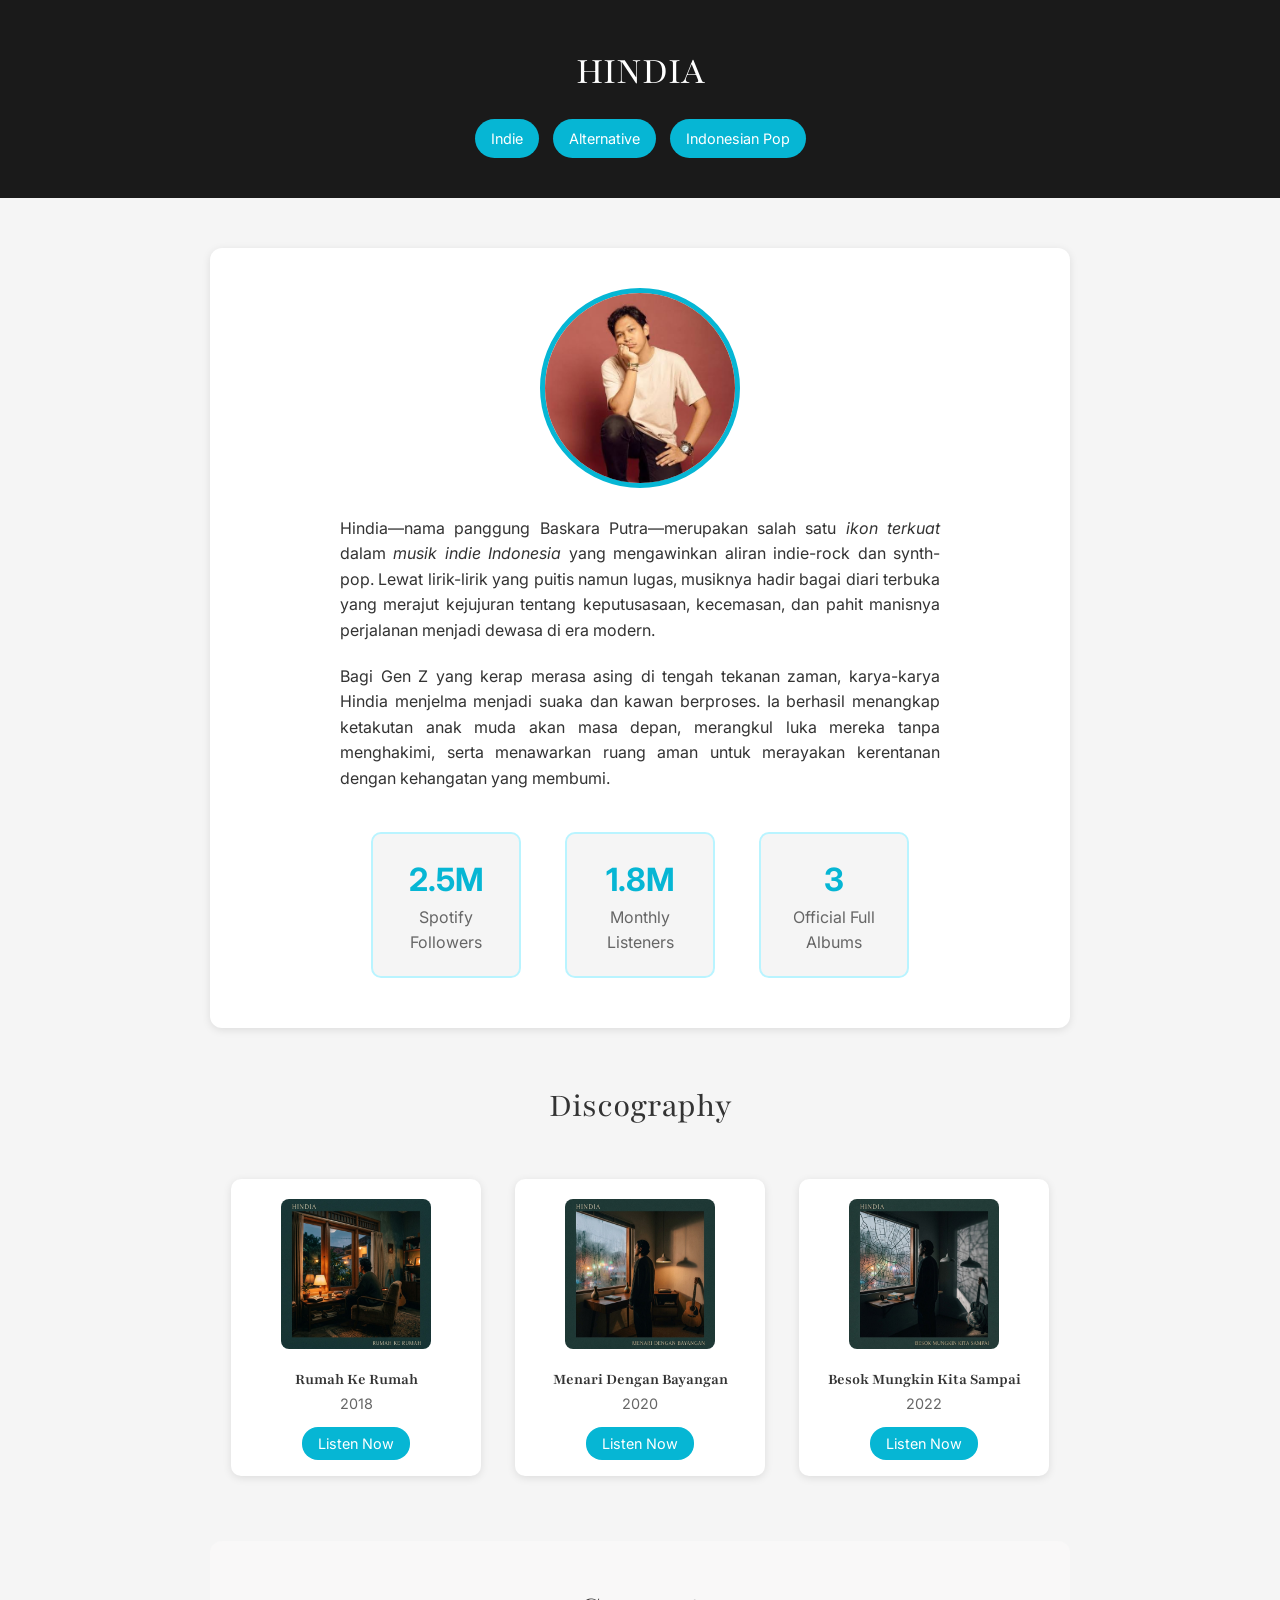
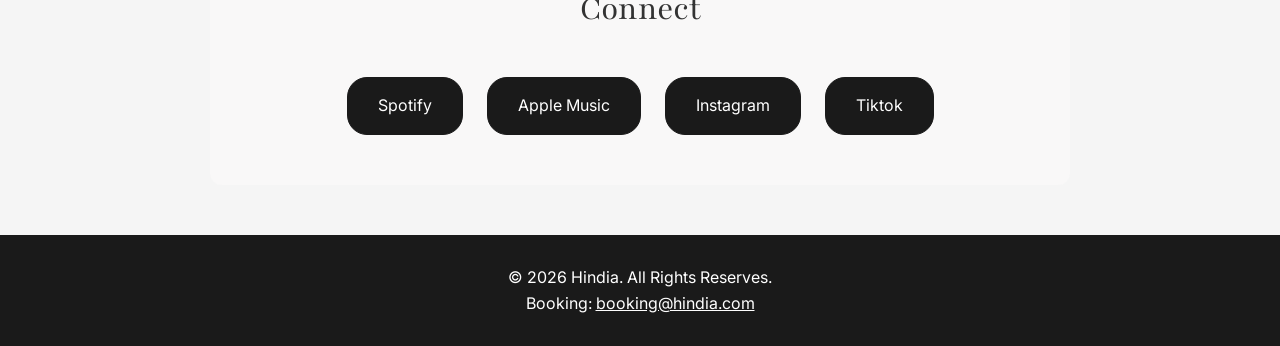
<file: Web Dasar/Chapter 12 - Studi Kasus 2/index.html>
<!DOCTYPE html>
<html lang="en">
<head>
    <meta charset="UTF-8">
    <meta name="viewport" content="width=device-width, initial-scale=1.0">
    <title>Hindia - Official Profile</title>
    <link rel="stylesheet" href="style.css">
</head>
<body>
    <header>
        <h1>HINDIA</h1>
        <div class="genre-container">
            <span class="genre">Indie</span>
            <span class="genre">Alternative</span>
            <span class="genre">Indonesian Pop</span>
        </div>
    </header>
    <main>
        <section class="profile-card">
            <figure>
                <img src="assets/images/foto-artist.png" alt="hindia.png" class="artist-photo">
            </figure>
            <div class="bio">
                <p>Hindia—nama panggung Baskara Putra—merupakan salah satu <em>ikon terkuat</em> dalam <em>musik indie Indonesia</em> yang mengawinkan aliran indie-rock dan synth-pop. Lewat lirik-lirik yang puitis namun lugas, musiknya hadir bagai diari terbuka yang merajut kejujuran tentang keputusasaan, kecemasan, dan pahit manisnya perjalanan menjadi dewasa di era modern.</p>
                
                <p>Bagi Gen Z yang kerap merasa asing di tengah tekanan zaman, karya-karya Hindia menjelma menjadi suaka dan kawan berproses. Ia berhasil menangkap ketakutan anak muda akan masa depan, merangkul luka mereka tanpa menghakimi, serta menawarkan ruang aman untuk merayakan kerentanan dengan kehangatan yang membumi.</p>
            </div>
            <div class="stats">
                <div class="stat-item">
                    <strong class="stat-value">2.5M</strong>
                    <p class="stat-label">Spotify Followers</p>
                </div>
                <div class="stat-item">
                    <strong class="stat-value">1.8M</strong>
                    <p class="stat-label">Monthly Listeners</p>
                </div>
                <div class="stat-item">
                    <strong class="stat-value">3</strong>
                    <p class="stat-label">Official Full Albums</p>
                </div>
            </div>
        </section>

        <section class="discography">
            <h2>Discography</h2>
            <div class="album-list">
                <article class="album-card">
                    <img src="assets/images/album-cover-1.png" alt="Rumah Ke Rumah">
                    <h3>Rumah Ke Rumah</h3>
                    <p><time datetime="2018">2018</time></p>
                    <a href="#" class="btn-listen">Listen Now</a>
                </article>
                <article class="album-card">
                    <img src="assets/images/album-cover-2.png" alt="Menari Dengan Bayangan">
                    <h3>Menari Dengan Bayangan</h3>
                    <p><time datetime="2020">2020</time></p>
                    <a href="#" class="btn-listen">Listen Now</a>
                </article>
                <article class="album-card">
                    <img src="assets/images/album-cover-3.png" alt="Rumah Ke Rumah">
                    <h3>Besok Mungkin Kita Sampai</h3>
                    <p><time datetime=2022">2022</time></p>
                    <a href="#" class="btn-listen">Listen Now</a>
                </article>
            </div>
        </section>
        
        <nav class="social-links">
            <h2>Connect</h2>
            <a href="#" class="social-btn">Spotify</a>
            <a href="#" class="social-btn">Apple Music</a>
            <a href="#" class="social-btn">Instagram</a>
            <a href="#" class="social-btn">Tiktok</a>
        </nav>
    </main>

    <footer>
        <p>&copy; 2026 Hindia. All Rights Reserves.</p>
        <p>Booking: <a href="mailto:booking@hindia.com">booking@hindia.com</a></p>
    </footer>

</body>
</html>
</file>
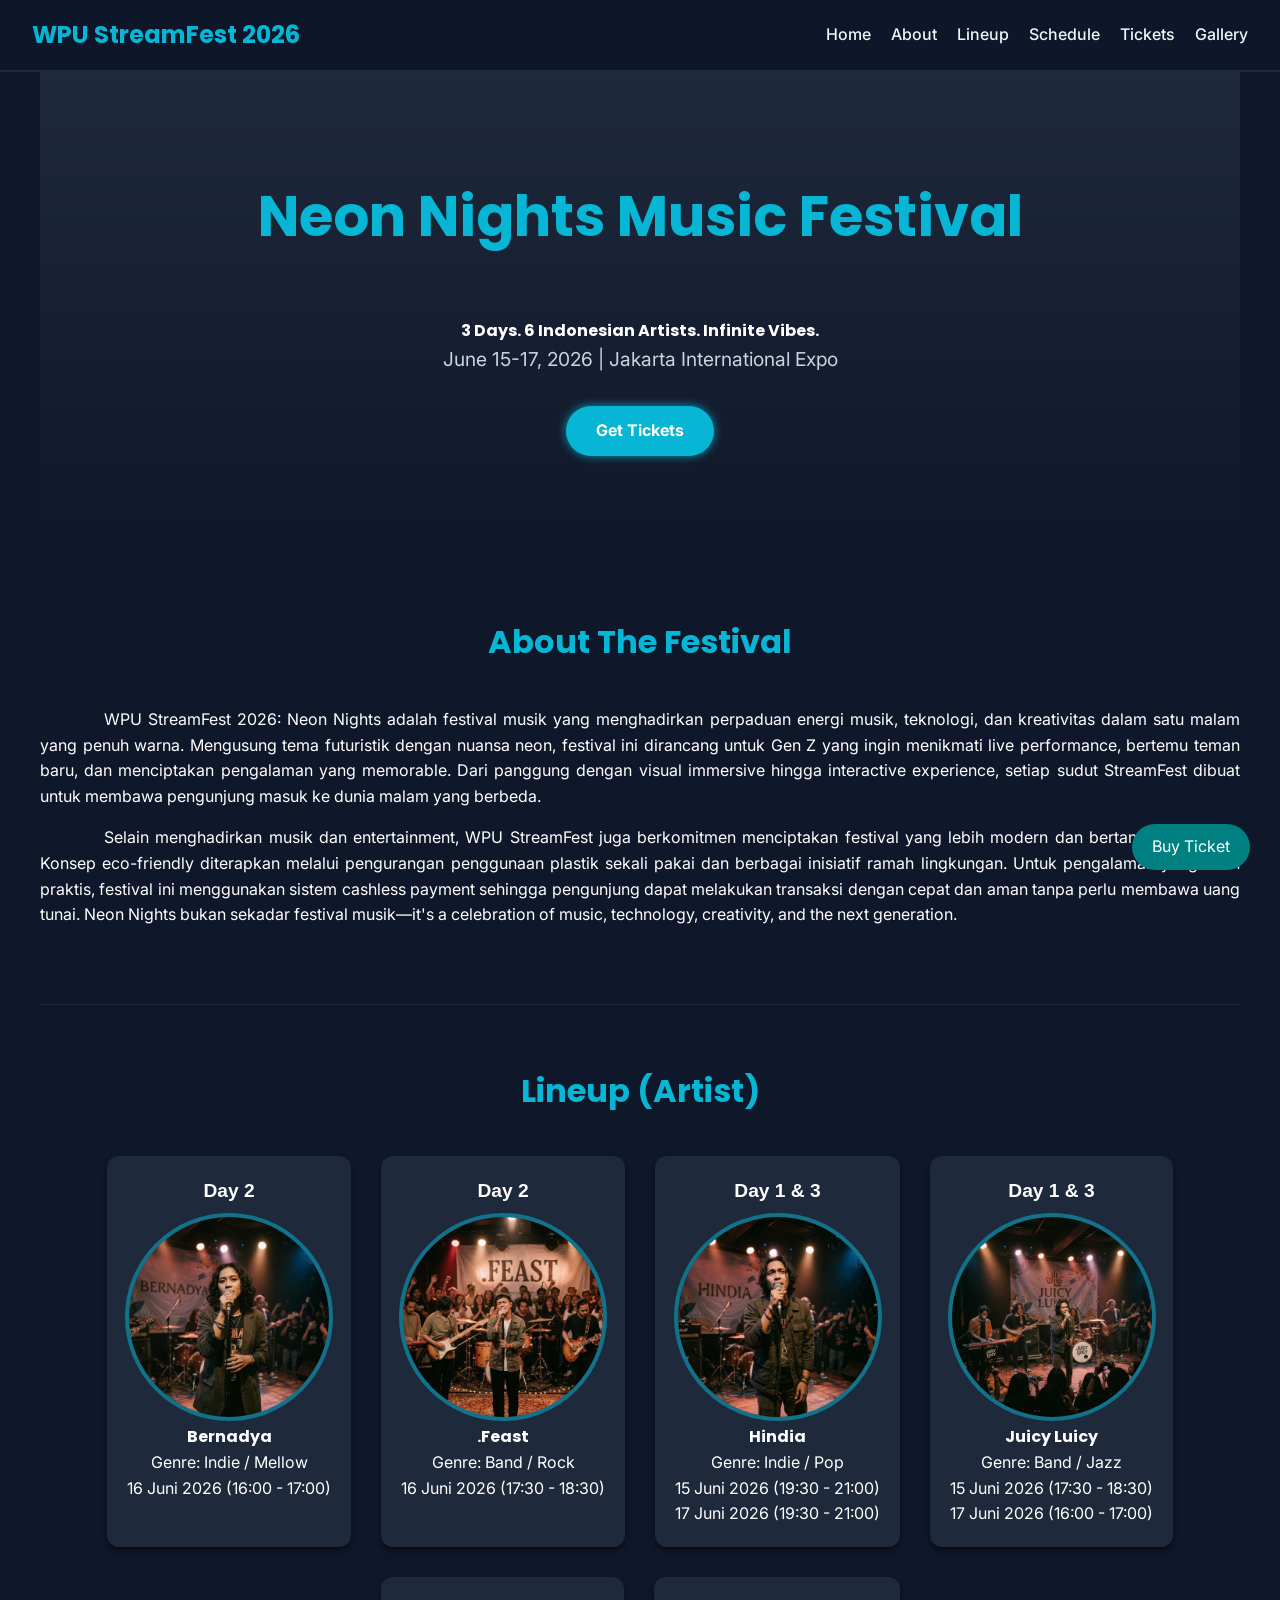
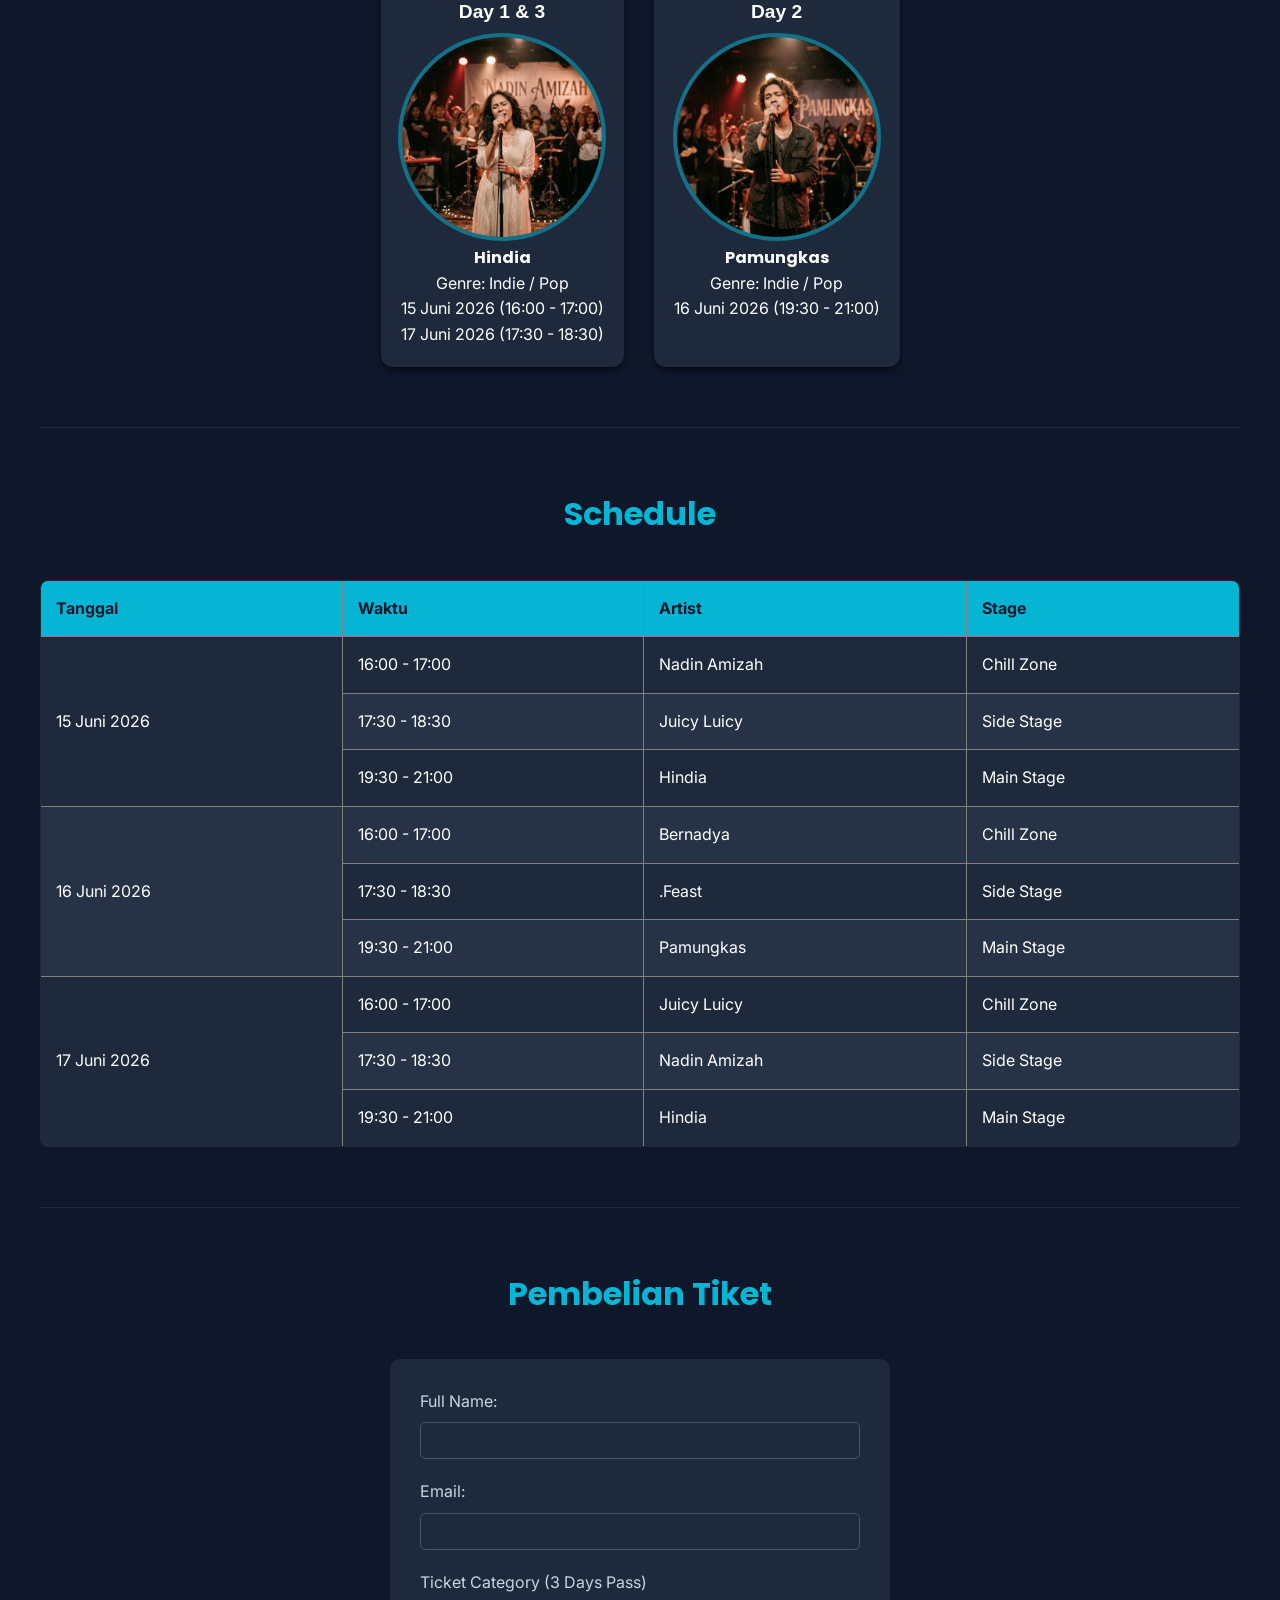
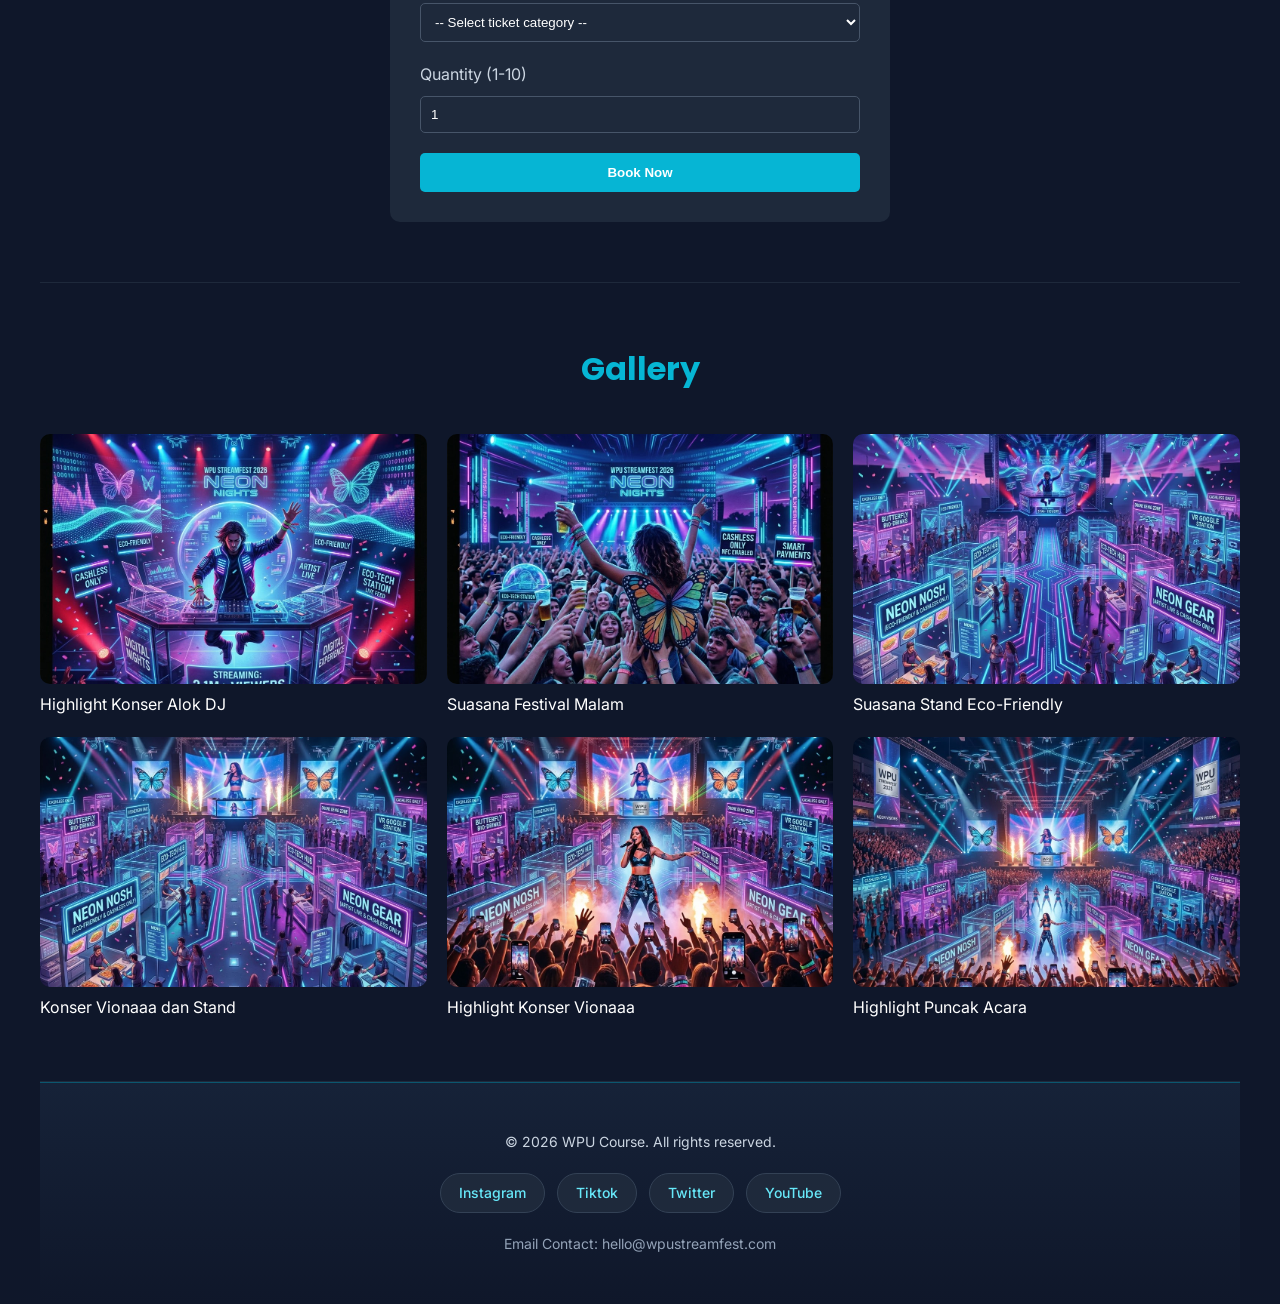
<file: Web Dasar/Chapter 15 - Studi Kasus 2/index.html>
<!DOCTYPE html>
<html lang="en">
<head>
    <meta charset="UTF-8">
    <meta name="viewport" content="width=device-width, initial-scale=1.0">
    <title>WPU StreamFest 2026</title>
    <link rel="stylesheet" href="style.css">
</head>
<body>
    <!-- Header & Navigation -->
    <header>
        <h1>WPU StreamFest 2026</h1>
        <nav>
            <ul>
                <li><a href="#">Home</a></li>
                <li><a href="#about">About</a></li>
                <li><a href="#lineup">Lineup</a></li>
                <li><a href="#schedule">Schedule</a></li>
                <li><a href="#tickets">Tickets</a></li>
                <li><a href="#gallery">Gallery</a></li>
            </ul>
        </nav>
    </header>

    <!-- Konten Utama -->
    <main>
        <!-- Hero Section -->
        <section id="hero">
            <h2>Neon Nights Music Festival</h2>
            <h4>3 Days. 6 Indonesian Artists. Infinite Vibes.</h4>
            <p>June 15-17, 2026 | Jakarta International Expo</p>
            <a href="#tickets">
                Get Tickets
            </a>
        </section>

        <!-- About Section -->
        <section id="about">
            <article>
                <h3>About The Festival</h3>
                <p>
                    WPU StreamFest 2026: Neon Nights adalah festival musik yang menghadirkan perpaduan energi musik, teknologi, dan kreativitas dalam satu malam yang penuh warna. Mengusung tema futuristik dengan nuansa neon, festival ini dirancang untuk Gen Z yang ingin menikmati live performance, bertemu teman baru, dan menciptakan pengalaman yang memorable. Dari panggung dengan visual immersive hingga interactive experience, setiap sudut StreamFest dibuat untuk membawa pengunjung masuk ke dunia malam yang berbeda.
                </p>
                <p>
                    Selain menghadirkan musik dan entertainment, WPU StreamFest juga berkomitmen menciptakan festival yang lebih modern dan bertanggung jawab. Konsep eco-friendly diterapkan melalui pengurangan penggunaan plastik sekali pakai dan berbagai inisiatif ramah lingkungan. Untuk pengalaman yang lebih praktis, festival ini menggunakan sistem cashless payment sehingga pengunjung dapat melakukan transaksi dengan cepat dan aman tanpa perlu membawa uang tunai. Neon Nights bukan sekadar festival musik—it's a celebration of music, technology, creativity, and the next generation.
                </p>
            </article>
        </section>

        <!-- Lineup Section -->
        <section id="lineup">
            <h3>Lineup (Artist)</h3>
                <ul>
                    <li>
                        <figure class="artist-card">
                            <span class="day-badge">Day 2</span>
                            <img src="assets/artist/bernadya.png" alt="Bernadya">
                            <figcaption>
                                <h4>Bernadya</h4>
                                <p>Genre: Indie / Mellow</p>
                                <p>16 Juni 2026 (16:00 - 17:00)</p>
                            </figcaption>
                        </figure>
                    </li>
                    <li>
                        <figure class="artist-card">
                            <span class="day-badge">Day 2</span>
                            <img src="assets/artist/feast.png" alt=".feast">
                            <figcaption>
                                <h4>.Feast</h4>
                                <p>Genre: Band / Rock</p>
                                <p>16 Juni 2026 (17:30 - 18:30)</p>
                            </figcaption>
                        </figure>
                    </li>
                    <li>
                        <figure class="artist-card">
                            <span class="day-badge">Day 1 & 3</span>
                            <img src="assets/artist/hindia.png" alt="Hindia">
                            <figcaption>
                                <h4>Hindia</h4>
                                <p>Genre: Indie / Pop</p>
                                <p>15 Juni 2026 (19:30 - 21:00)</p>
                                <p>17 Juni 2026 (19:30 - 21:00)</p>
                            </figcaption>
                        </figure>
                    </li>
                    <li>
                        <figure class="artist-card">
                            <span class="day-badge">Day 1 & 3</span>                            <img src="assets/artist/juicyluicy.png" alt="Juicy Luicy">
                            <figcaption>
                                <h4>Juicy Luicy</h4>
                                <p>Genre: Band / Jazz</p>
                                <p>15 Juni 2026 (17:30 - 18:30)</p>
                                <p>17 Juni 2026 (16:00 - 17:00)</p>
                            </figcaption>
                        </figure>
                    </li>
                    <li>
                        <figure class="artist-card">
                            <span class="day-badge">Day 1 & 3</span> 
                            <img src="assets/artist/nadin.png" alt="Nadin Amizah">
                            <figcaption>
                                <h4>Hindia</h4>
                                <p>Genre: Indie / Pop</p>
                                <p>15 Juni 2026 (16:00 - 17:00)</p>
                                <p>17 Juni 2026 (17:30 - 18:30)</p>
                            </figcaption>
                        </figure>
                    </li>
                    <li>
                        <figure class="artist-card">
                            <span class="day-badge">Day 2</span> 
                            <img src="assets/artist/pamungkas.png" alt="Pamungkas">
                            <figcaption>
                                <h4>Pamungkas</h4>
                                <p>Genre: Indie / Pop</p>
                                <p>16 Juni 2026 (19:30 - 21:00)</p>
                            </figcaption>
                        </figure>
                    </li>
                </ul>
        </section>
    

        <!-- Schedule Section -->
        <section id="schedule">
            <h2>Schedule</h2>
            <table border="1" cellspacing="0" cellpadding="10">
                <thead>
                    <tr>
                        <th>Tanggal</th>
                        <th>Waktu</th>
                        <th>Artist</th>
                        <th>Stage</th>
                    </tr>
                </thead>
                <tbody>
                    <tr>
                        <td rowspan="3">15 Juni 2026</td>
                        <td>16:00 - 17:00</td>
                        <td>Nadin Amizah</td>
                        <td>Chill Zone</td>
                    </tr>
                    <tr>
                        <td>17:30 - 18:30</td>
                        <td>Juicy Luicy</td>
                        <td>Side Stage</td>
                    </tr>
                    <tr>
                        <td>19:30 - 21:00</td>
                        <td>Hindia</td>
                        <td>Main Stage</td>
                    </tr>
                    <tr>
                        <td rowspan="3">16 Juni 2026</td>
                        <td>16:00 - 17:00</td>
                        <td>Bernadya</td>
                        <td>Chill Zone</td>
                    </tr>
                    <tr>
                        <td>17:30 - 18:30</td>
                        <td>.Feast</td>
                        <td>Side Stage</td>
                    </tr>
                    <tr>
                        <td>19:30 - 21:00</td>
                        <td>Pamungkas</td>
                        <td>Main Stage</td>
                    </tr>
                    <tr>
                        <td rowspan="3">17 Juni 2026</td>
                        <td>16:00 - 17:00</td>
                        <td>Juicy Luicy</td>
                        <td>Chill Zone</td>
                    </tr>
                    <tr>
                        <td>17:30 - 18:30</td>
                        <td>Nadin Amizah</td>
                        <td>Side Stage</td>
                    </tr>
                    <tr>
                        <td>19:30 - 21:00</td>
                        <td>Hindia</td>
                        <td>Main Stage</td>
                    </tr>
                </tbody>
            </table>
        </section>

        <!-- Tickets Section -->
        <section id="tickets">
            <h2>Pembelian Tiket</h2>
            <form>                
                <div>
                    <label for="fullname">Full Name:</label>
                    <input type="text" id="fullname" name="fullname" required autocomplete="off">
                </div>
                
                <div>
                    <label for="email">Email:</label>
                    <input type="email" id="email" name="email" required>
                </div>
                
                <div>
                    <label for="ticket_category">Ticket Category (3 Days Pass)</label>
                    <select name="ticket_category" id="ticket_category">
                        <option value="" disabled selected>-- Select ticket category --</option>
                        <option value="regular">Regular (Rp 500.000)</option>
                        <option value="regular">VIP (Rp 1.500.000)</option>
                        <option value="regular">VVIP (Rp 3.000.000)</option>
                    </select>                                     
                </div>

                <div>
                    <label for="quantity">Quantity (1-10)</label>
                    <input type="number" id="quantity" name="quantity" min="1" max="10" value="1" required>
                </div>

                <button type="submit">Book Now</button>

            </form>
        </section>
    

        <!-- Gallery Section -->
        <section id="gallery">
            <h2>Gallery</h2>
            <div class="gallery-container">
                <figure>
                    <img src="assets/gallery/image1.png" alt="Image 1">
                    <figcaption>Highlight Konser Alok DJ</figcaption>
                </figure>
                <figure>
                    <img src="assets/gallery/image2.png" alt="Image 2">
                    <figcaption>Suasana Festival Malam</figcaption>
                </figure>
                <figure>
                    <img src="assets/gallery/image3.png" alt="Image 3">
                    <figcaption>Suasana Stand Eco-Friendly</figcaption>
                </figure>
                <figure>
                    <img src="assets/gallery/image4.png" alt="Image 4">
                    <figcaption>Konser Vionaaa dan Stand</figcaption>
                </figure>
                <figure>
                    <img src="assets/gallery/image5.png" alt="Image 5">
                    <figcaption>Highlight Konser Vionaaa</figcaption>
                </figure>
                <figure>
                    <img src="assets/gallery/image6.png" alt="Image 6">
                    <figcaption>Highlight Puncak Acara</figcaption>
                </figure>
            </div>
        </section>

        <footer>
            <p>&copy; 2026 WPU Course. All rights reserved.</p>
            <ul>
                <li>Instagram</li>
                <li>Tiktok</li>
                <li>Twitter</li>
                <li>YouTube</li>
            </ul>
            <p>Email Contact: hello@wpustreamfest.com</p>
        </footer>

    </main>

    <a href="#tickets" class="floating-ticket-btn">
        Buy Ticket
    </a>

</body>
</html>
</file>
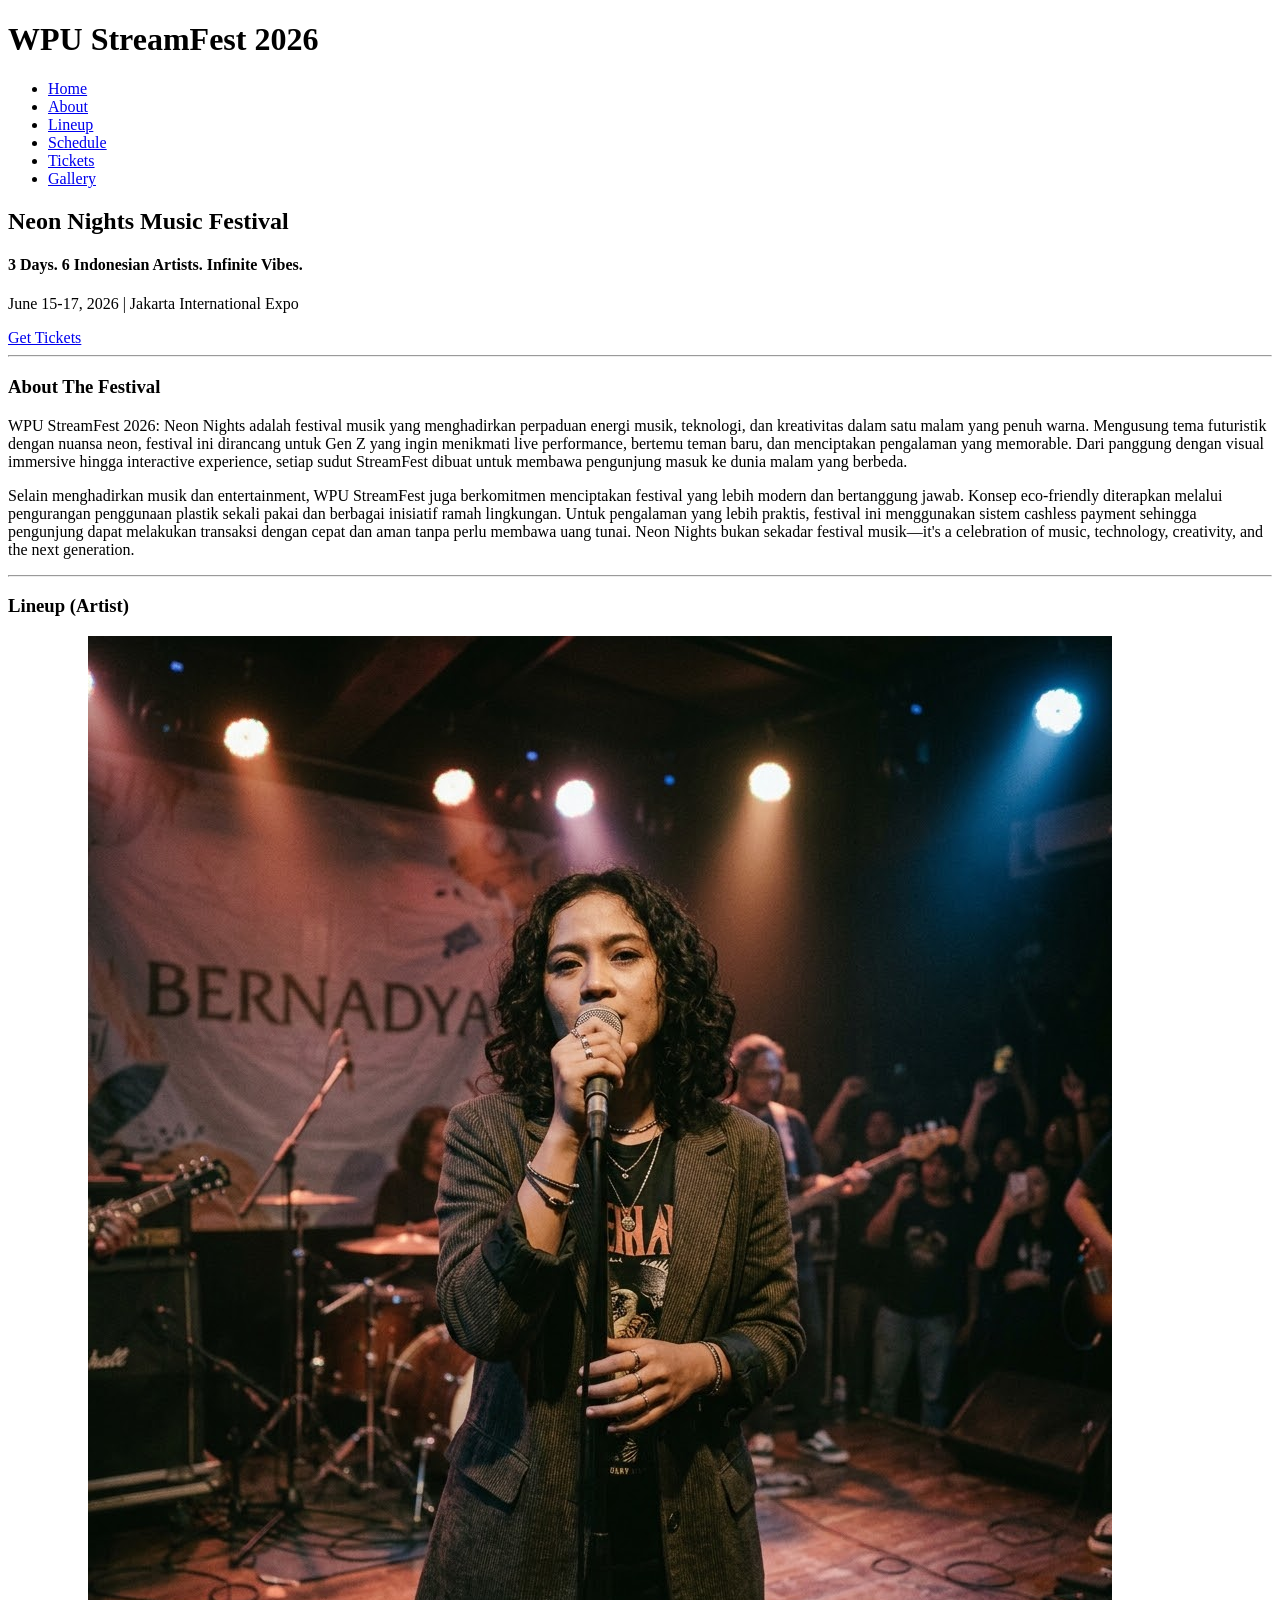
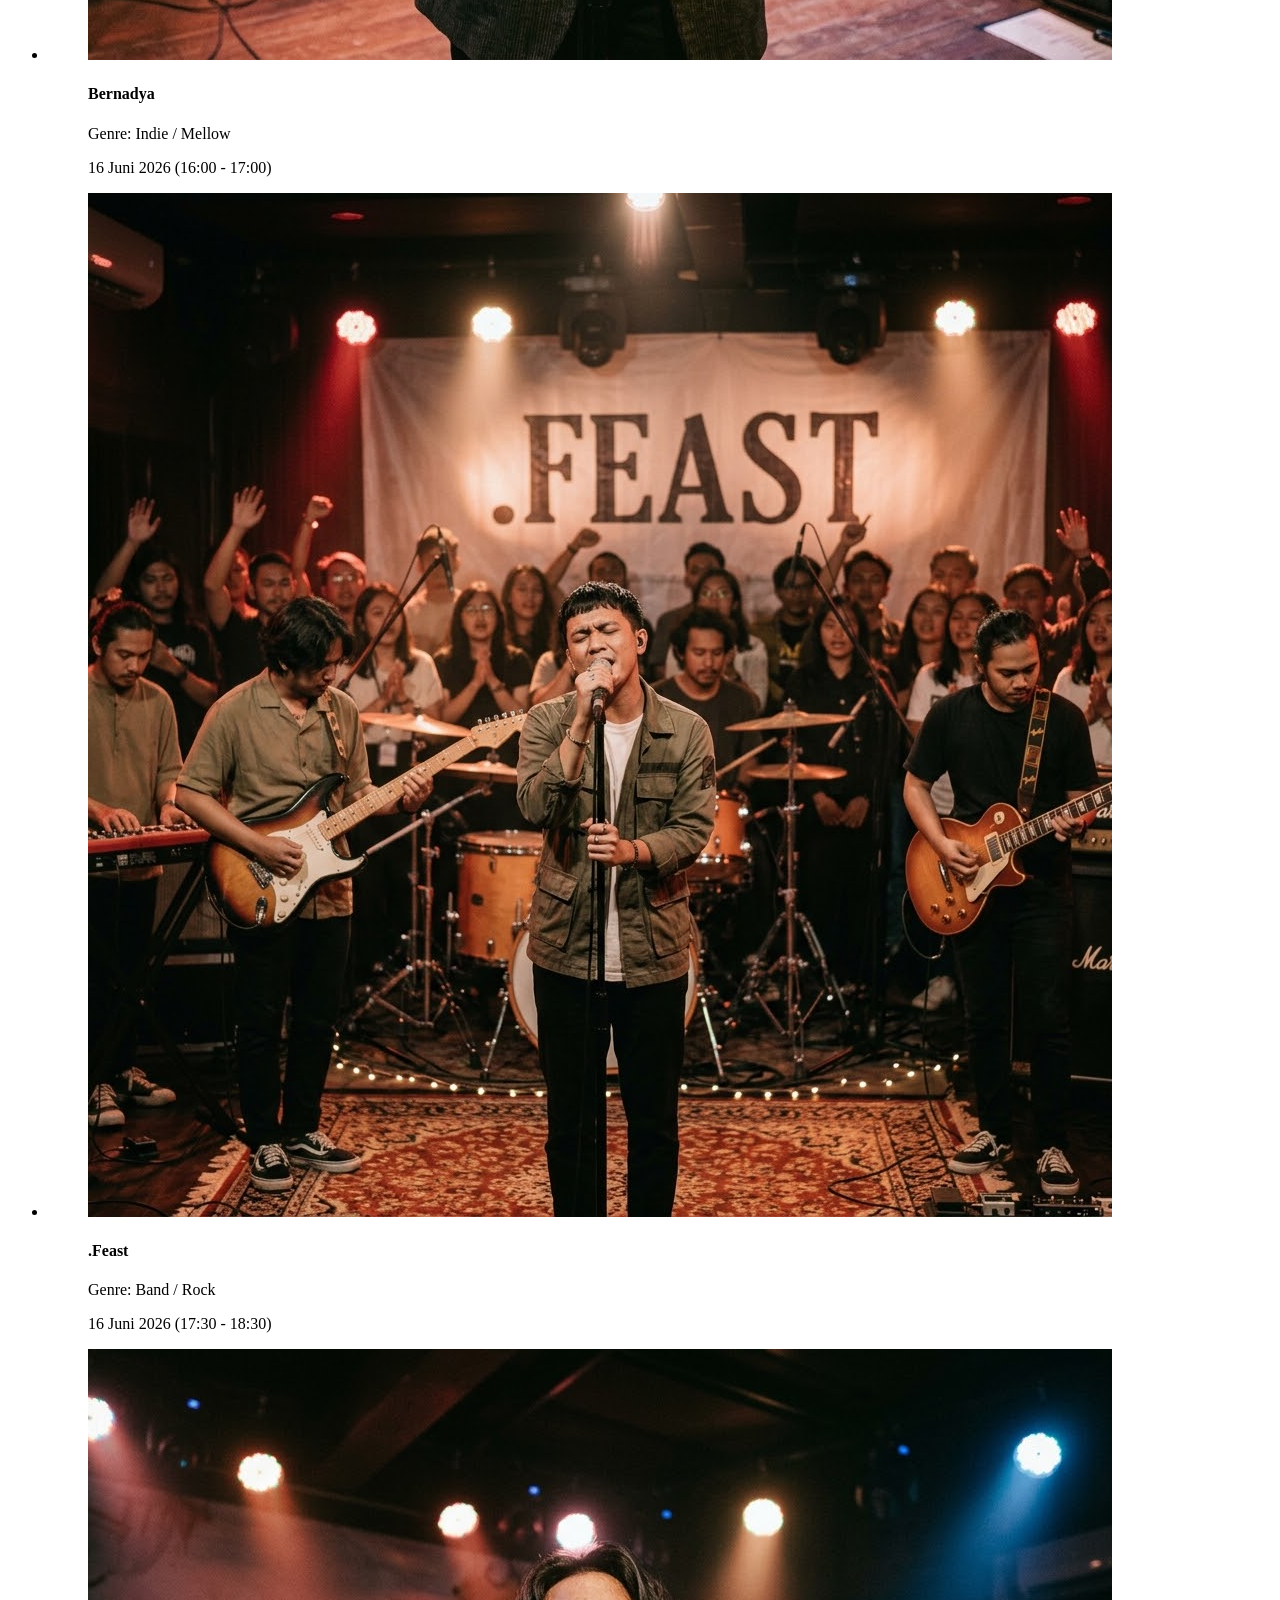
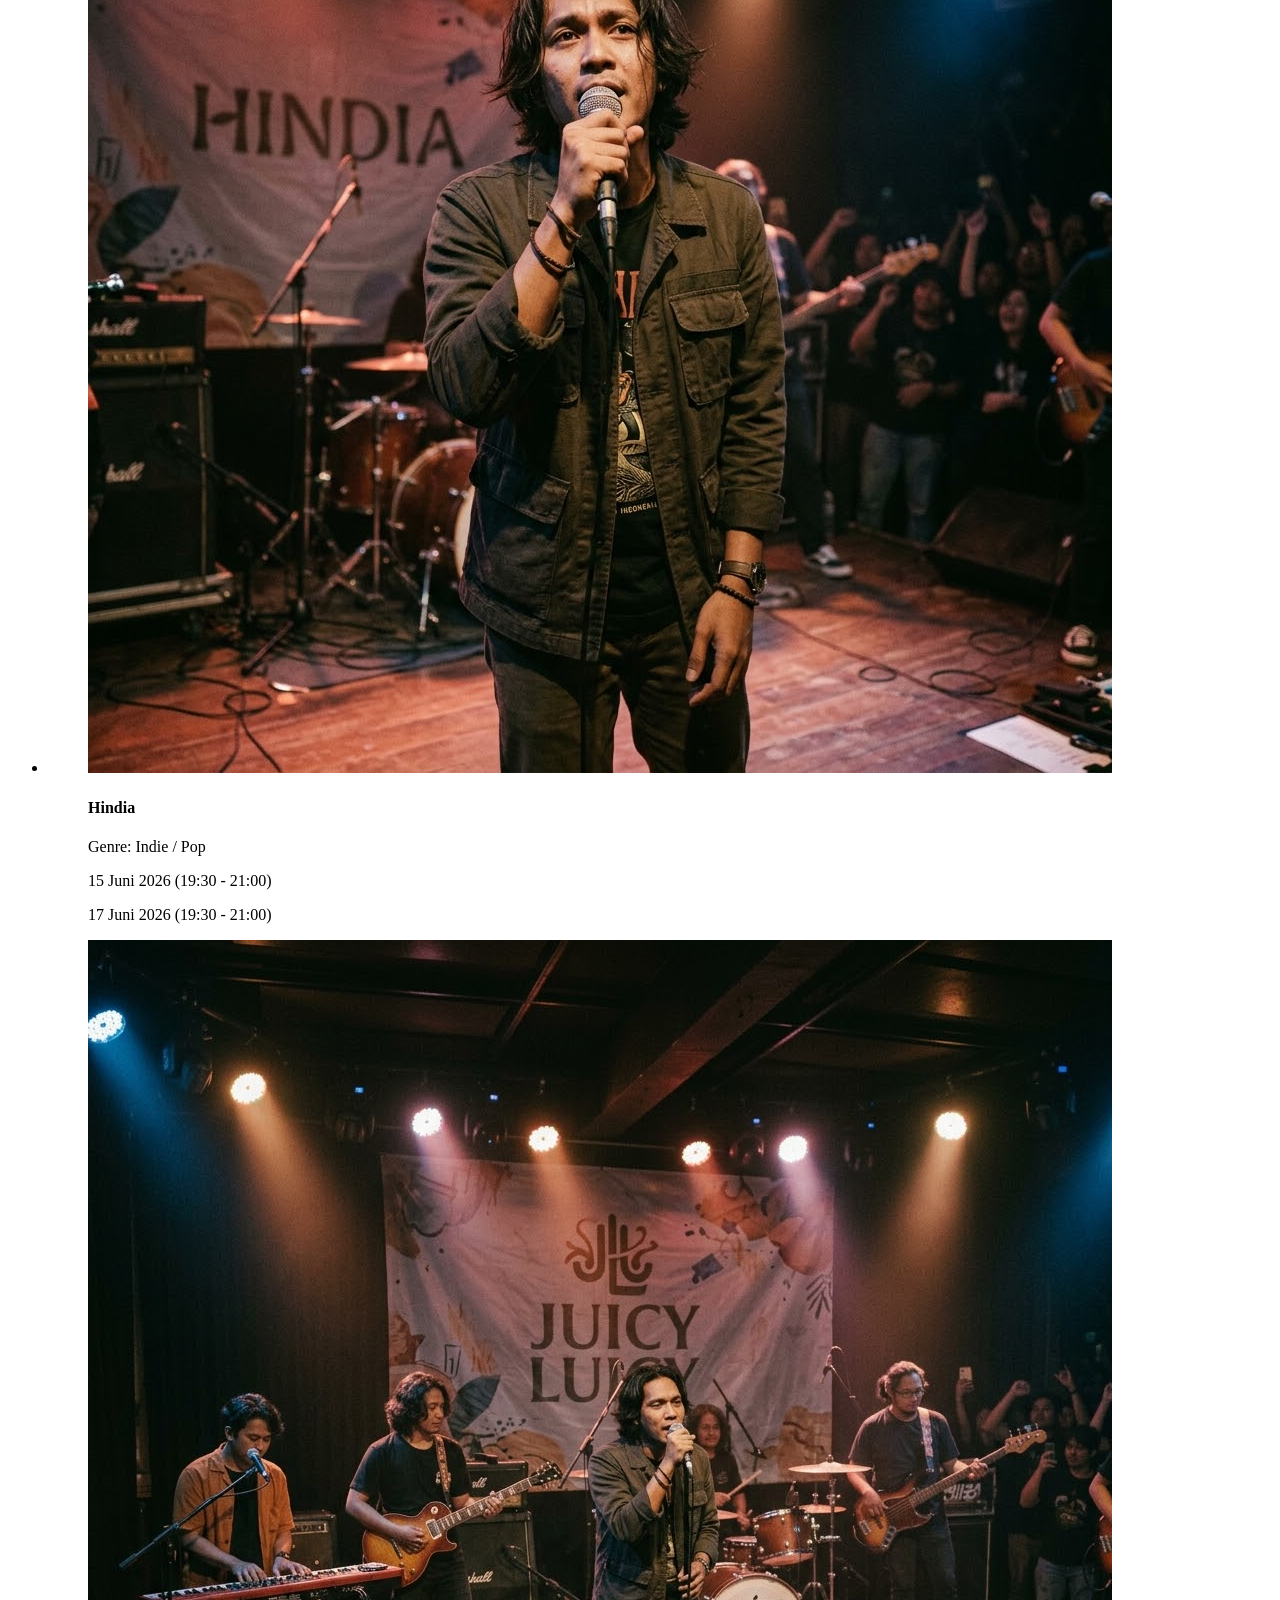
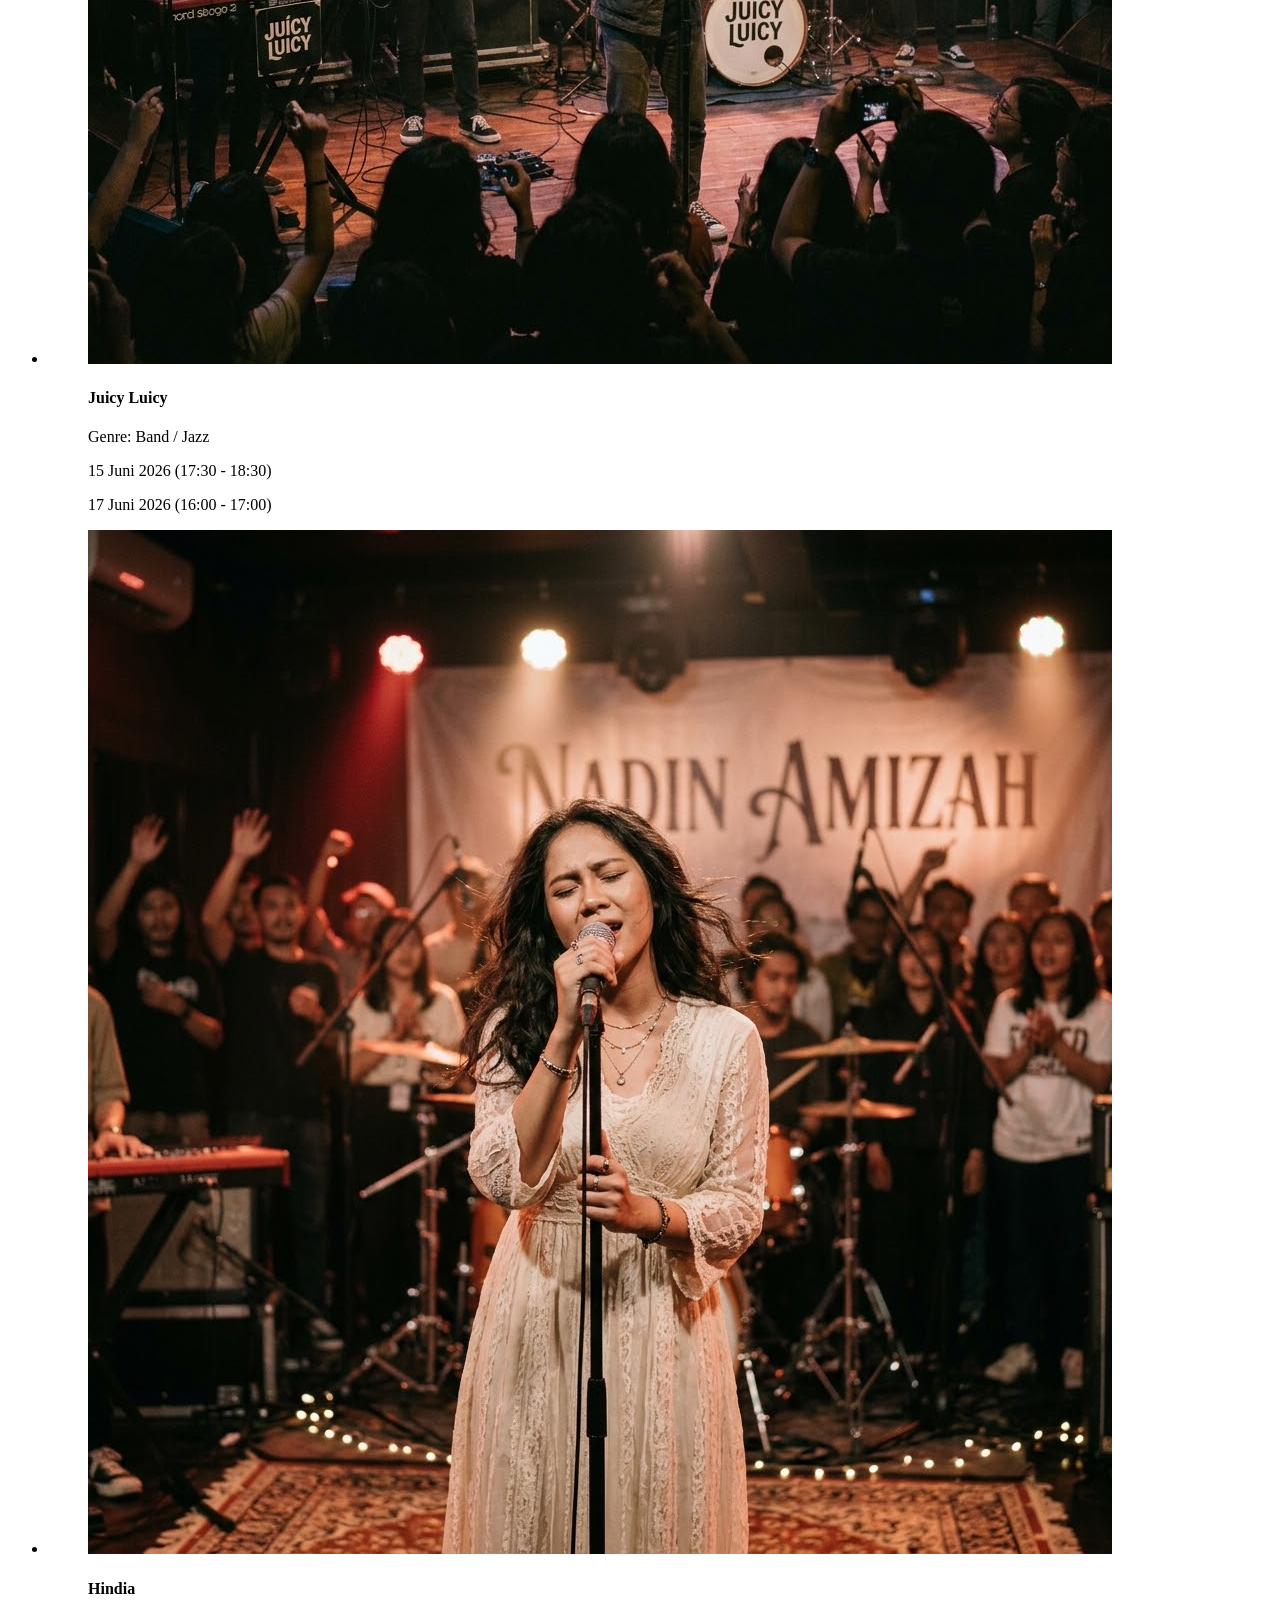
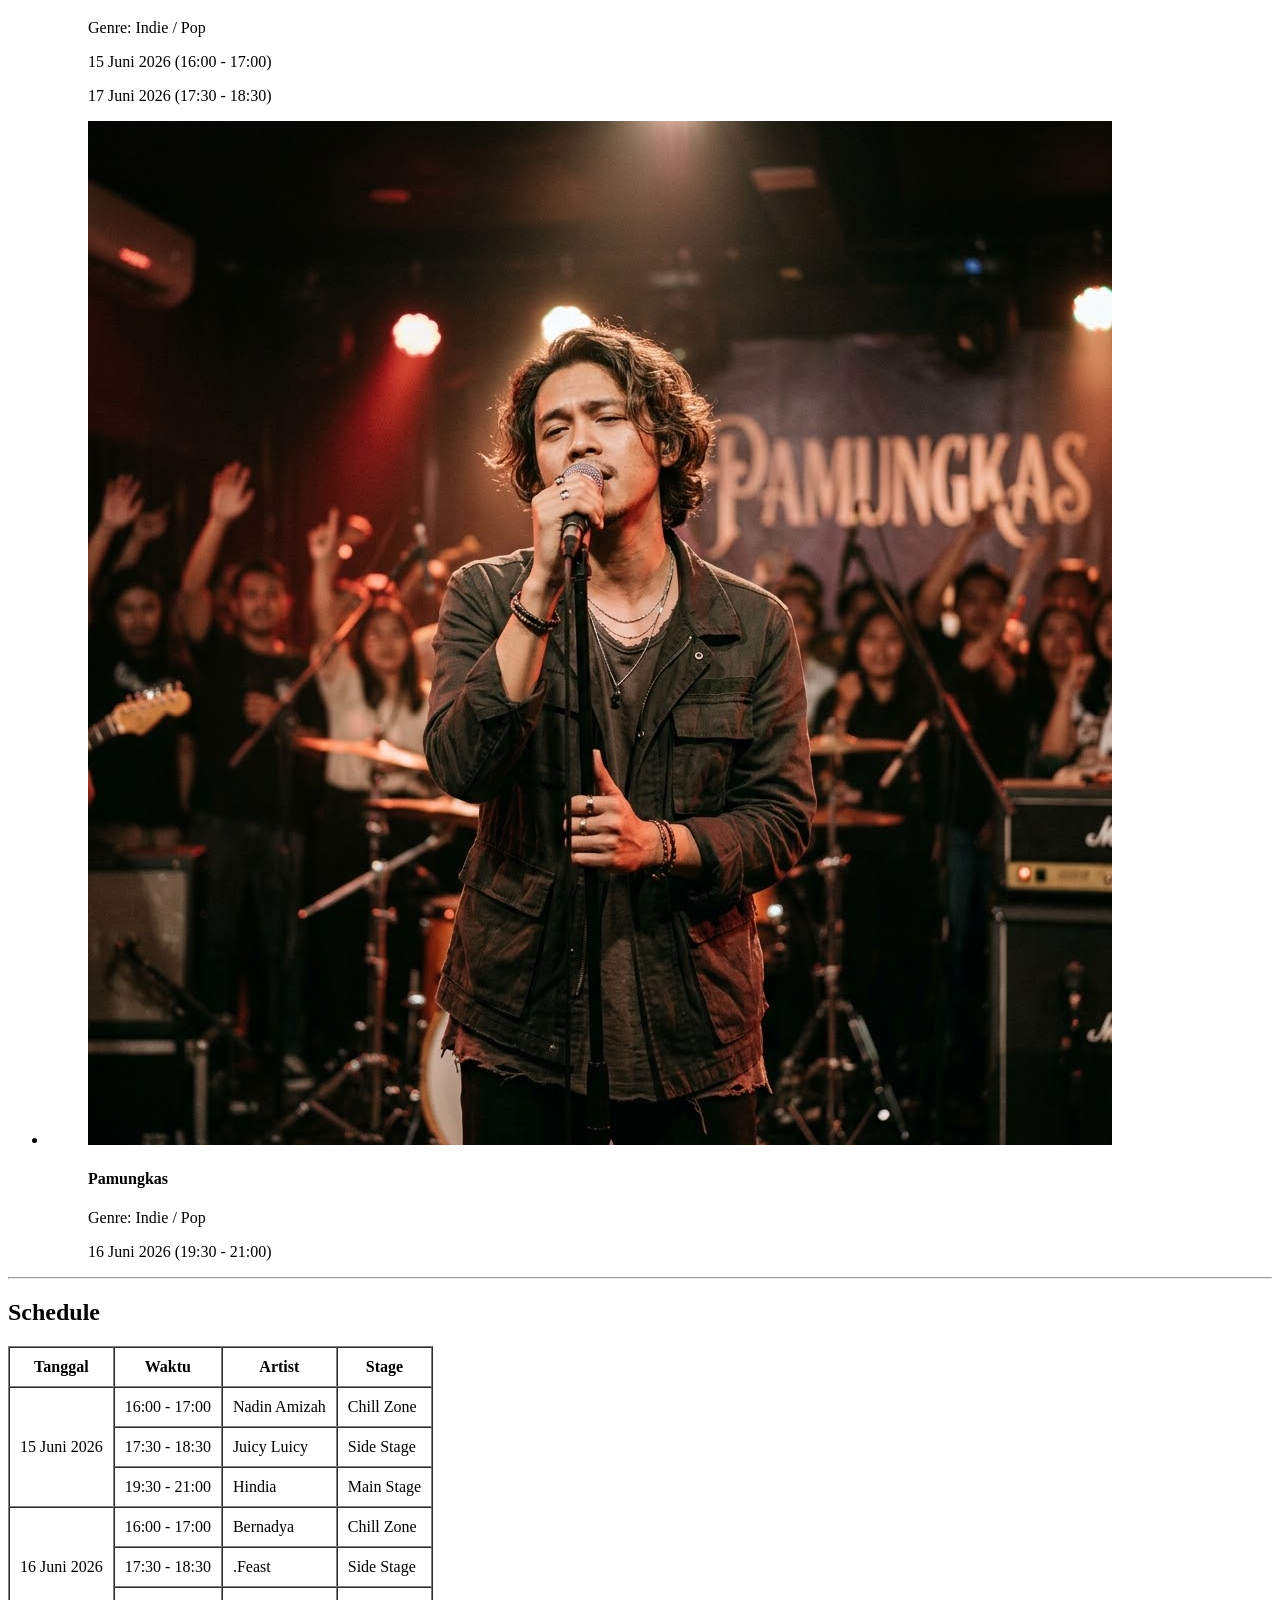
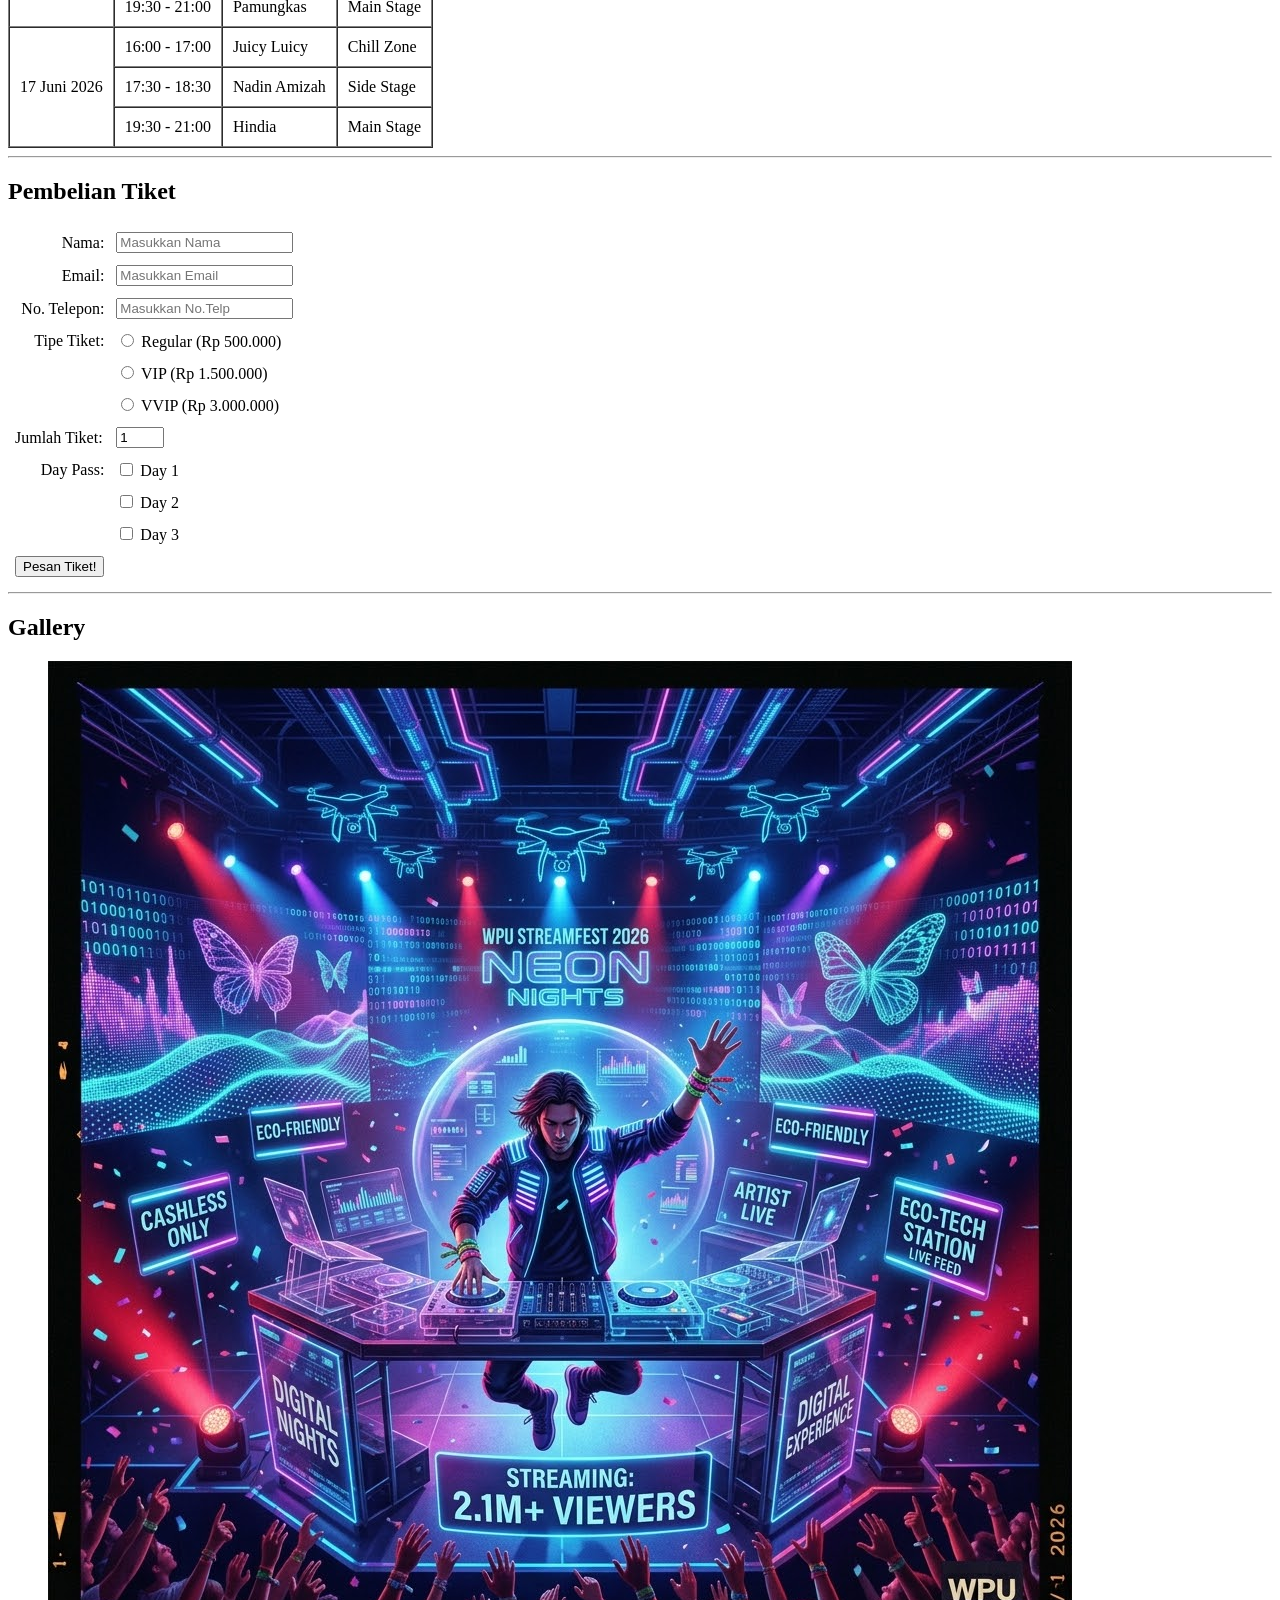
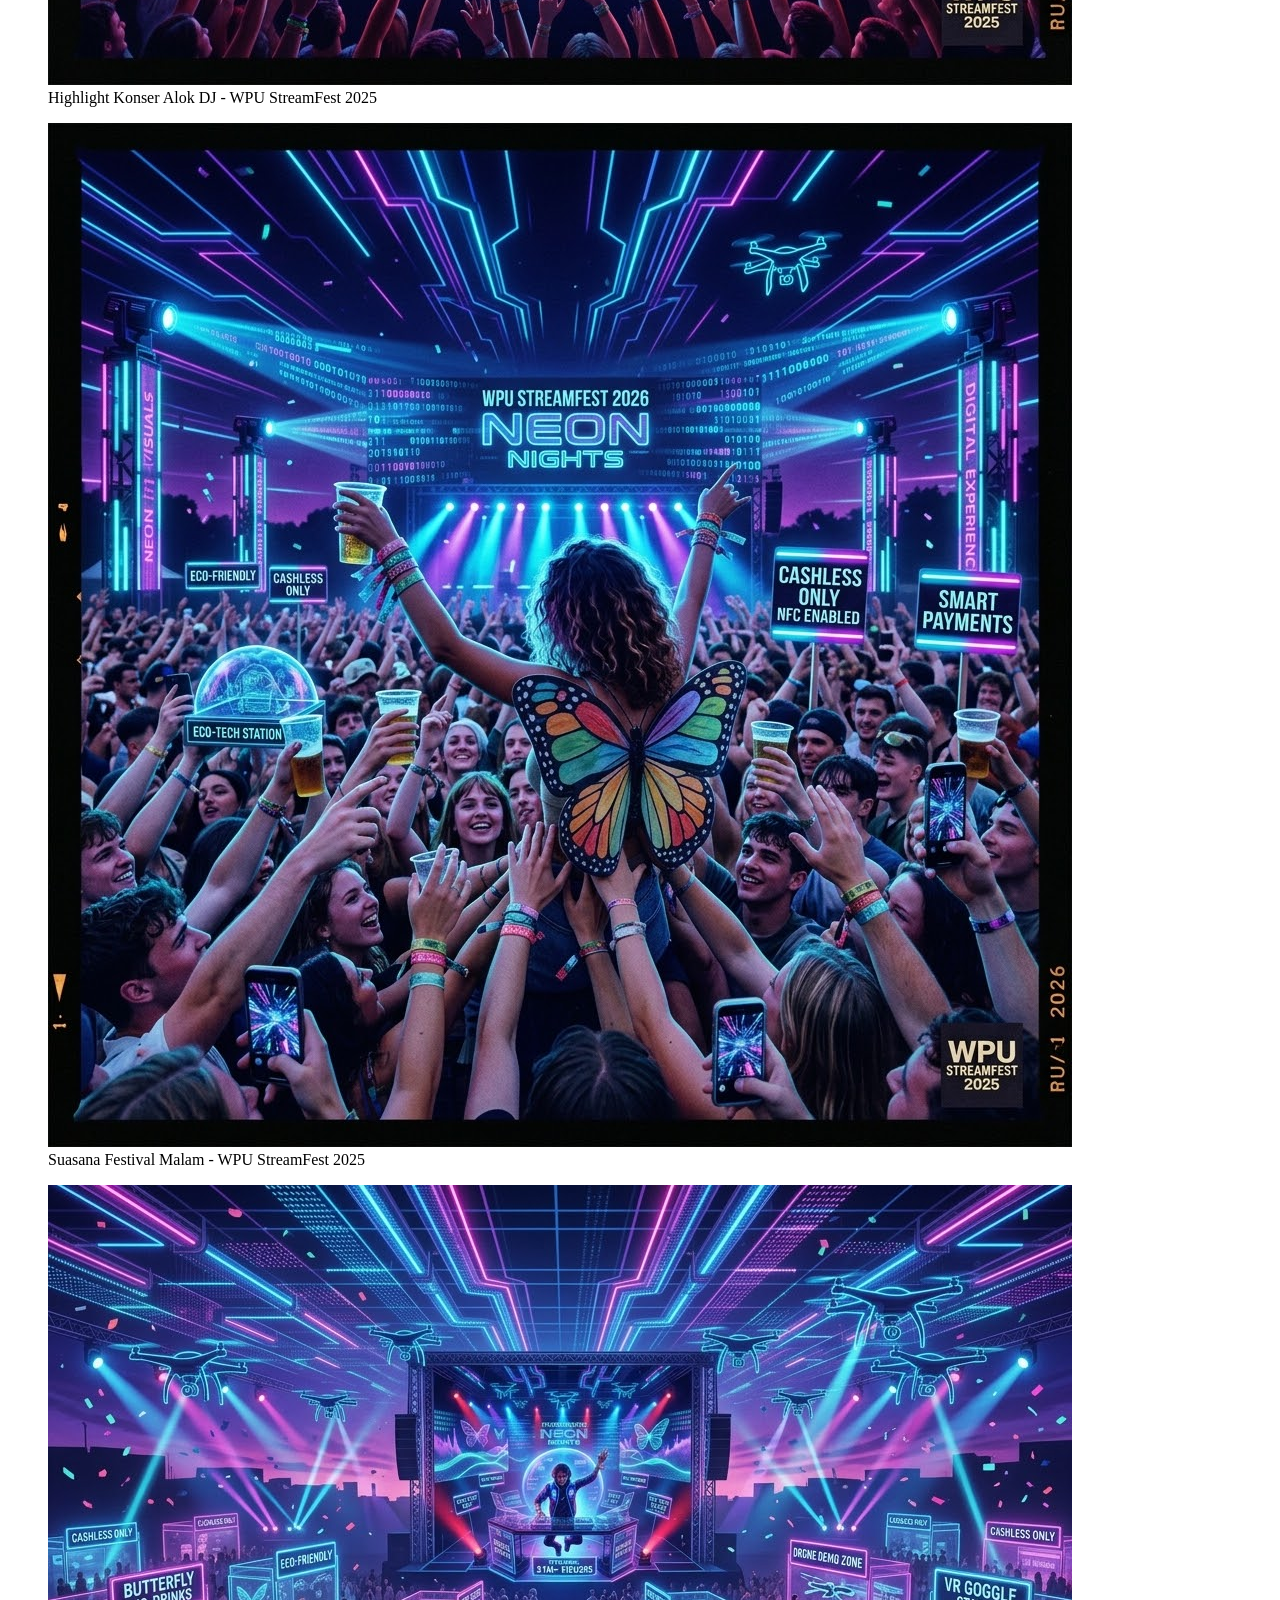
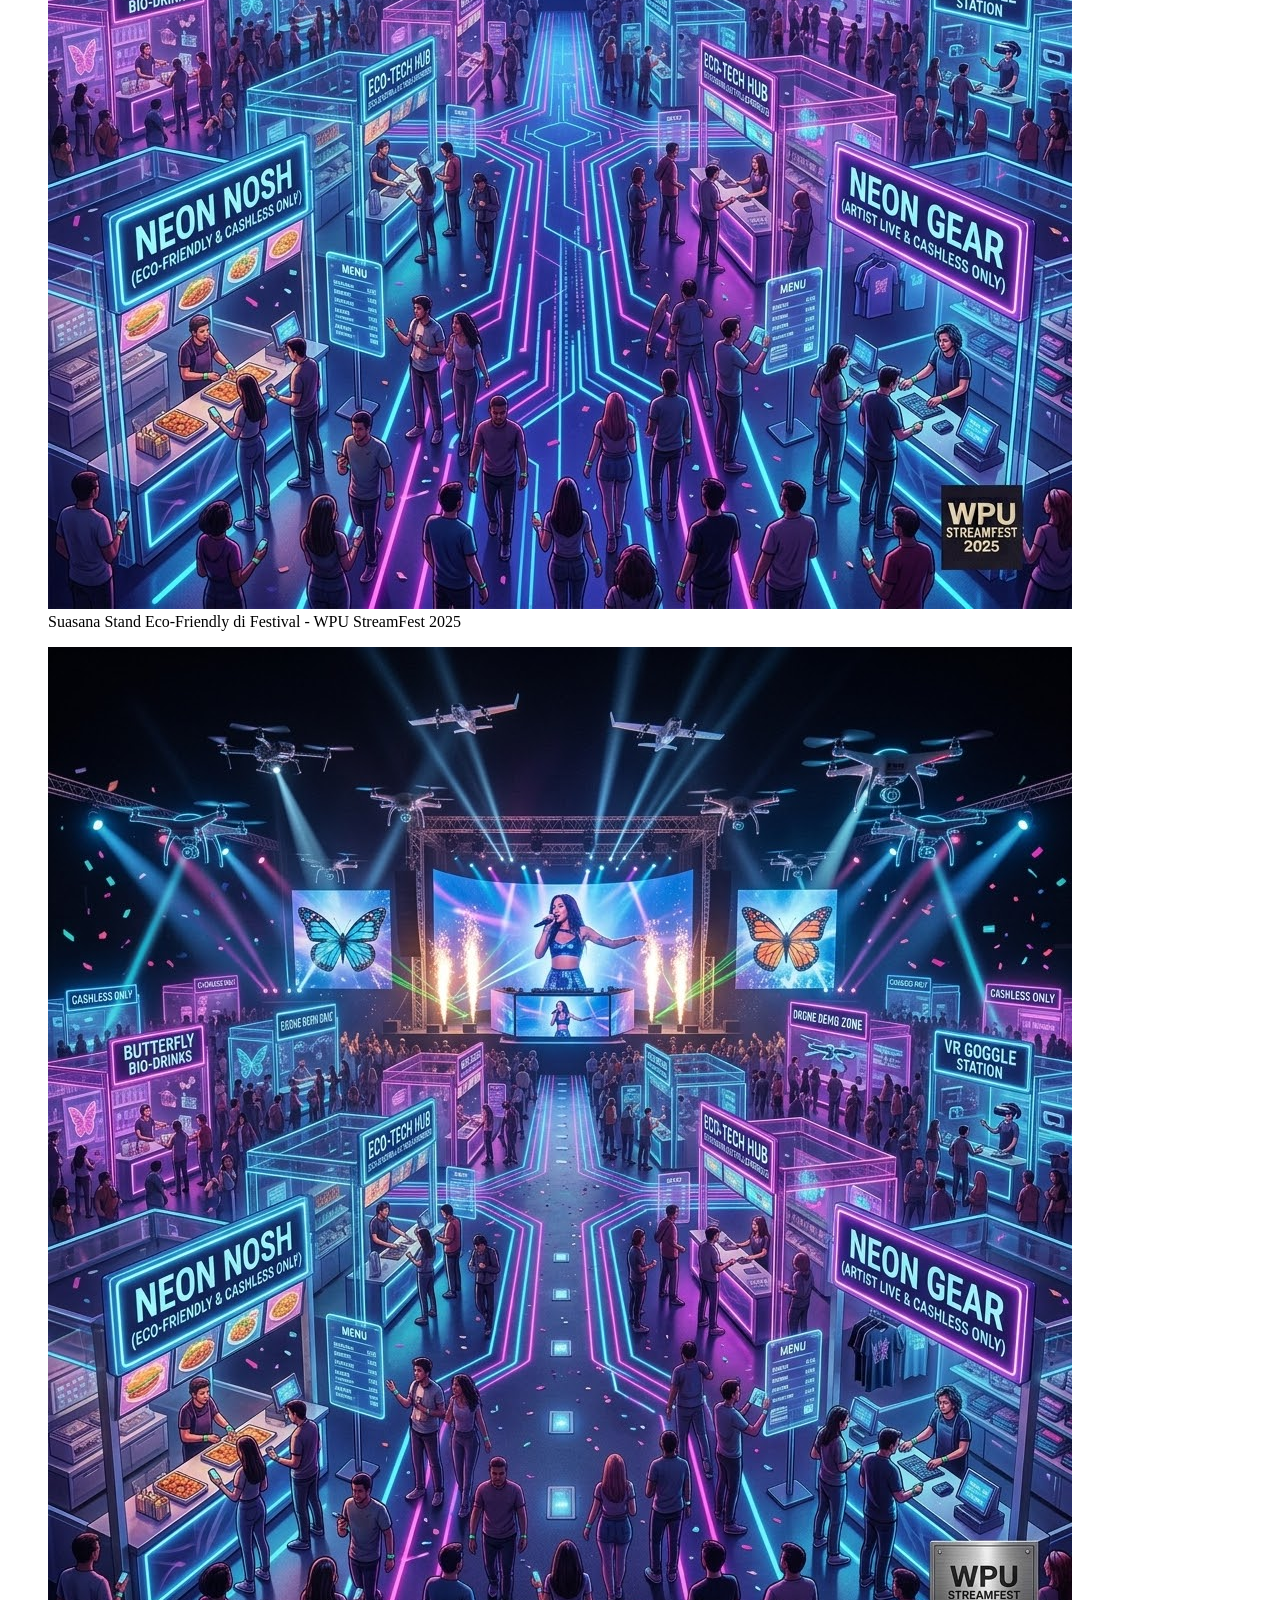
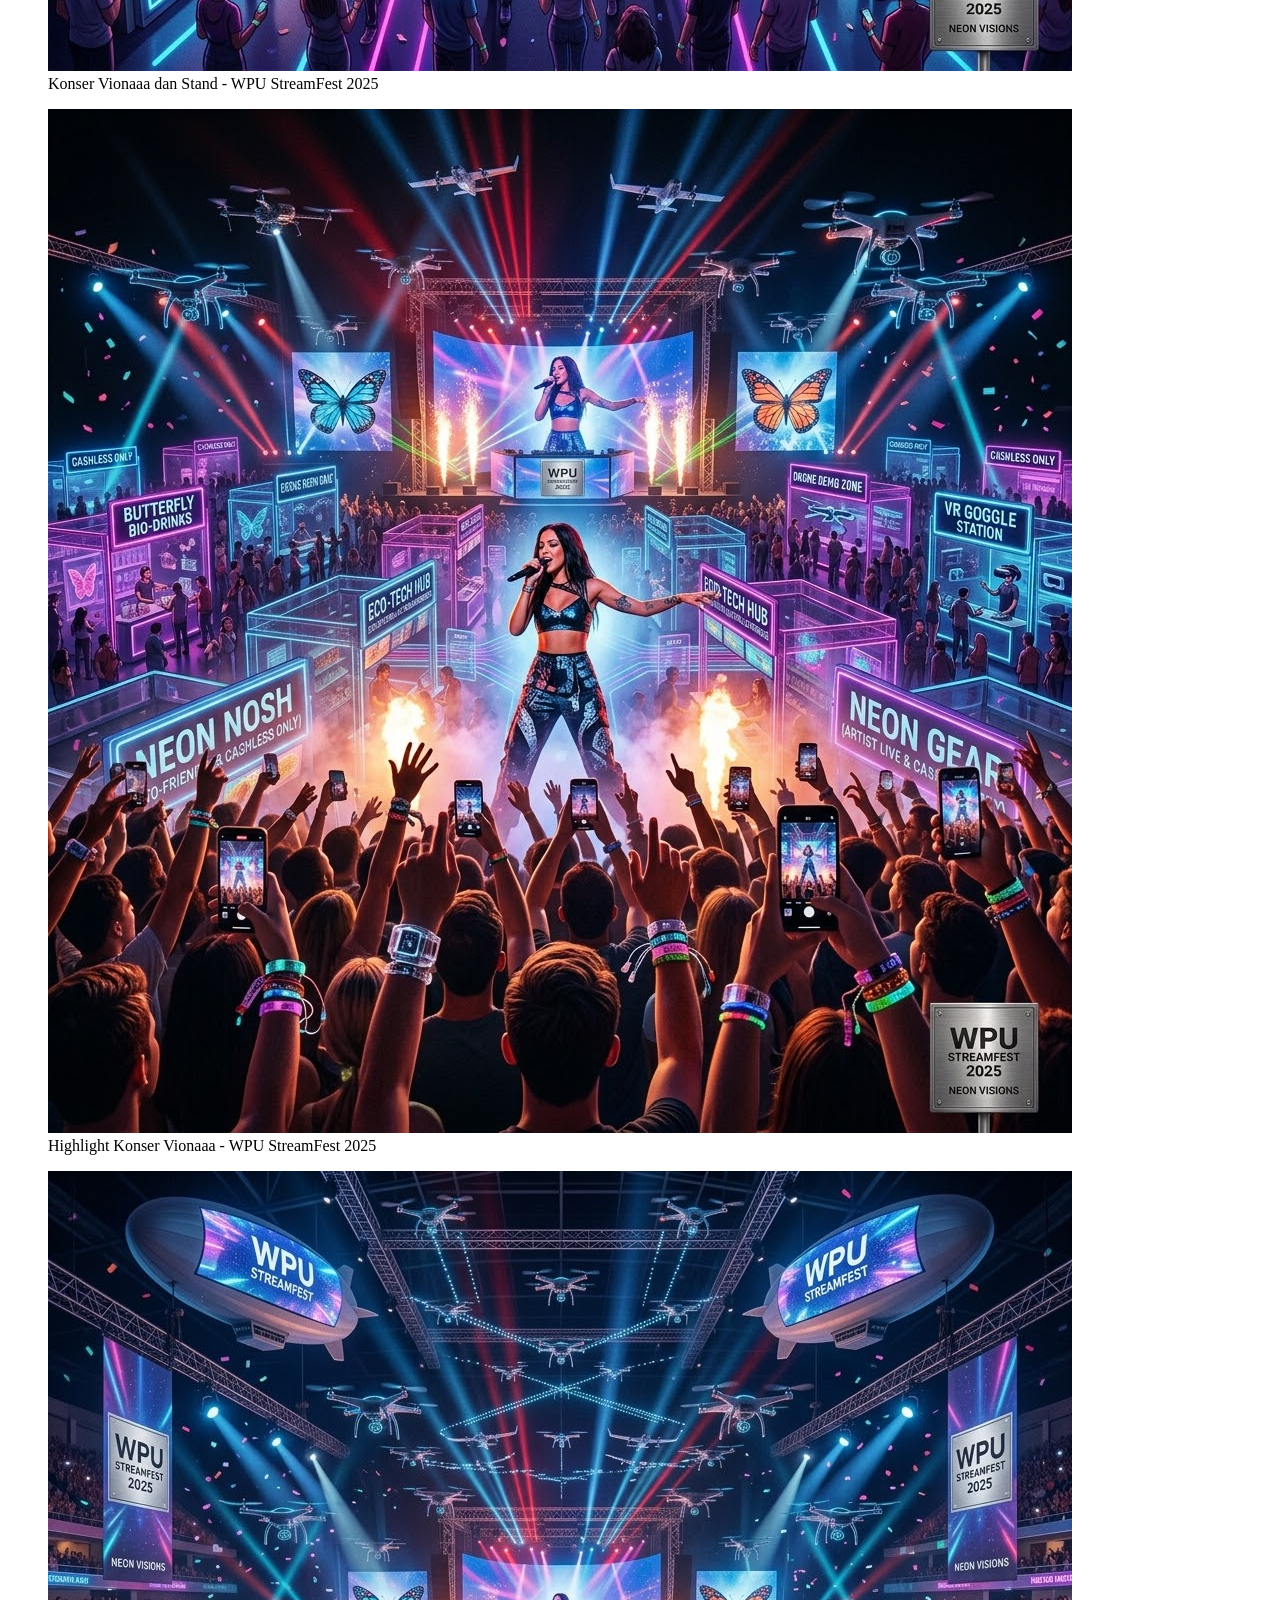
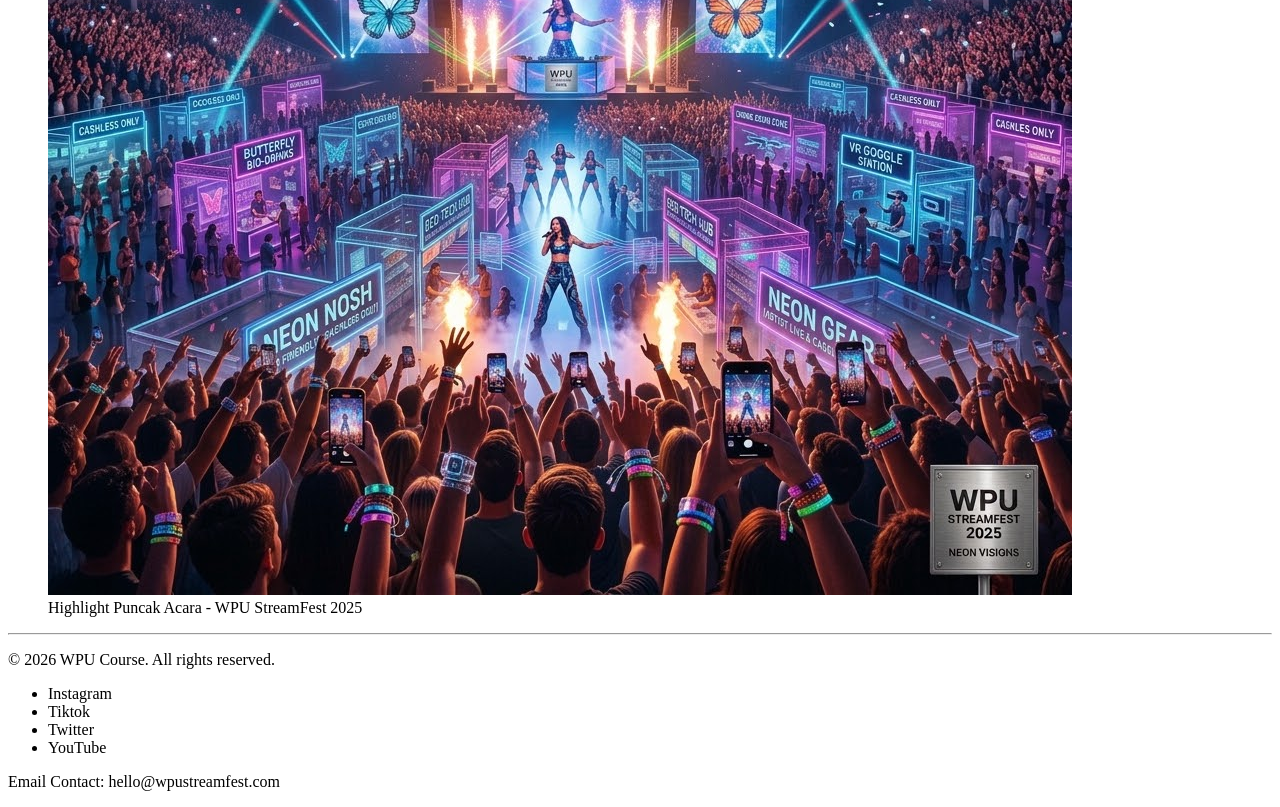
<file: Web Dasar/Chapter 7 - Studi Kasus/index.html>
<!DOCTYPE html>
<html lang="en">
<head>
    <meta charset="UTF-8">
    <meta name="viewport" content="width=device-width, initial-scale=1.0">
    <title>WPU StreamFest 2026</title>
</head>
<body>
    <!-- Header & Navigation -->
    <header>
        <h1>WPU StreamFest 2026</h1>
        <nav>
            <ul>
                <li><a href="#home">Home</a></li>
                <li><a href="#about">About</a></li>
                <li><a href="#lineup">Lineup</a></li>
                <li><a href="#schedule">Schedule</a></li>
                <li><a href="#tickets">Tickets</a></li>
                <li><a href="#gallery">Gallery</a></li>
            </ul>
        </nav>
    </header>

    <!-- Konten Utama -->
    <main>
        <!-- Hero Section -->
        <section id="hero">
            <h2>Neon Nights Music Festival</h2>
            <h4>3 Days. 6 Indonesian Artists. Infinite Vibes.</h4>
            <p>June 15-17, 2026 | Jakarta International Expo</p>
            <a href="#tickets">
                Get Tickets
            </a>
        </section>

        <hr>

        <!-- About Section -->
        <section id="about">
            <article>
                <h3>About The Festival</h3>
                <p>
                    WPU StreamFest 2026: Neon Nights adalah festival musik yang menghadirkan perpaduan energi musik, teknologi, dan kreativitas dalam satu malam yang penuh warna. Mengusung tema futuristik dengan nuansa neon, festival ini dirancang untuk Gen Z yang ingin menikmati live performance, bertemu teman baru, dan menciptakan pengalaman yang memorable. Dari panggung dengan visual immersive hingga interactive experience, setiap sudut StreamFest dibuat untuk membawa pengunjung masuk ke dunia malam yang berbeda.
                </p>
                <p>
                    Selain menghadirkan musik dan entertainment, WPU StreamFest juga berkomitmen menciptakan festival yang lebih modern dan bertanggung jawab. Konsep eco-friendly diterapkan melalui pengurangan penggunaan plastik sekali pakai dan berbagai inisiatif ramah lingkungan. Untuk pengalaman yang lebih praktis, festival ini menggunakan sistem cashless payment sehingga pengunjung dapat melakukan transaksi dengan cepat dan aman tanpa perlu membawa uang tunai. Neon Nights bukan sekadar festival musik—it's a celebration of music, technology, creativity, and the next generation.
                </p>
            </article>
        </section>

        <hr>

        <!-- Lineup Section -->
        <section id="lineup">
            <h3>Lineup (Artist)</h3>
                <ul>
                    <li>
                        <figure>
                            <img src="assets/artist/bernadya.png" alt="Bernadya">
                            <figcaption>
                                <h4>Bernadya</h4>
                                <p>Genre: Indie / Mellow</p>
                                <p>16 Juni 2026 (16:00 - 17:00)</p>
                            </figcaption>
                        </figure>
                    </li>
                    <li>
                        <figure>
                            <img src="assets/artist/feast.png" alt=".feast">
                            <figcaption>
                                <h4>.Feast</h4>
                                <p>Genre: Band / Rock</p>
                                <p>16 Juni 2026 (17:30 - 18:30)</p>
                            </figcaption>
                        </figure>
                    </li>
                    <li>
                        <figure>
                            <img src="assets/artist/hindia.png" alt="Hindia">
                            <figcaption>
                                <h4>Hindia</h4>
                                <p>Genre: Indie / Pop</p>
                                <p>15 Juni 2026 (19:30 - 21:00)</p>
                                <p>17 Juni 2026 (19:30 - 21:00)</p>
                            </figcaption>
                        </figure>
                    </li>
                    <li>
                        <figure>
                            <img src="assets/artist/juicyluicy.png" alt="Juicy Luicy">
                            <figcaption>
                                <h4>Juicy Luicy</h4>
                                <p>Genre: Band / Jazz</p>
                                <p>15 Juni 2026 (17:30 - 18:30)</p>
                                <p>17 Juni 2026 (16:00 - 17:00)</p>
                            </figcaption>
                        </figure>
                    </li>
                    <li>
                        <figure>
                            <img src="assets/artist/nadin.png" alt="Nadin Amizah">
                            <figcaption>
                                <h4>Hindia</h4>
                                <p>Genre: Indie / Pop</p>
                                <p>15 Juni 2026 (16:00 - 17:00)</p>
                                <p>17 Juni 2026 (17:30 - 18:30)</p>
                            </figcaption>
                        </figure>
                    </li>
                    <li>
                        <figure>
                            <img src="assets/artist/pamungkas.png" alt="Pamungkas">
                            <figcaption>
                                <h4>Pamungkas</h4>
                                <p>Genre: Indie / Pop</p>
                                <p>16 Juni 2026 (19:30 - 21:00)</p>
                            </figcaption>
                        </figure>
                    </li>
                </ul>
        </section>
        
        <hr>

        <!-- Schedule Section -->
        <section id="schedule">
            <h2>Schedule</h2>
            <table border="1" cellspacing="0" cellpadding="10">
                <thead>
                    <tr>
                        <th>Tanggal</th>
                        <th>Waktu</th>
                        <th>Artist</th>
                        <th>Stage</th>
                    </tr>
                </thead>
                <tbody>
                    <tr>
                        <td rowspan="3">15 Juni 2026</td>
                        <td>16:00 - 17:00</td>
                        <td>Nadin Amizah</td>
                        <td>Chill Zone</td>
                    </tr>
                    <tr>
                        <td>17:30 - 18:30</td>
                        <td>Juicy Luicy</td>
                        <td>Side Stage</td>
                    </tr>
                    <tr>
                        <td>19:30 - 21:00</td>
                        <td>Hindia</td>
                        <td>Main Stage</td>
                    </tr>
                    <tr>
                        <td rowspan="3">16 Juni 2026</td>
                        <td>16:00 - 17:00</td>
                        <td>Bernadya</td>
                        <td>Chill Zone</td>
                    </tr>
                    <tr>
                        <td>17:30 - 18:30</td>
                        <td>.Feast</td>
                        <td>Side Stage</td>
                    </tr>
                    <tr>
                        <td>19:30 - 21:00</td>
                        <td>Pamungkas</td>
                        <td>Main Stage</td>
                    </tr>
                    <tr>
                        <td rowspan="3">17 Juni 2026</td>
                        <td>16:00 - 17:00</td>
                        <td>Juicy Luicy</td>
                        <td>Chill Zone</td>
                    </tr>
                    <tr>
                        <td>17:30 - 18:30</td>
                        <td>Nadin Amizah</td>
                        <td>Side Stage</td>
                    </tr>
                    <tr>
                        <td>19:30 - 21:00</td>
                        <td>Hindia</td>
                        <td>Main Stage</td>
                    </tr>
                </tbody>
            </table>
        </section>

        <hr>

        <!-- Tickets Section -->
        <section id="tickets">
            <h2>Pembelian Tiket</h2>
            <form>                
                <table cellpadding="5">
                    <tr>
                        <td align="right">
                            <label for="nama">Nama:</label>
                        </td>
                        <td>
                            <input type="text" name="nama" placeholder="Masukkan Nama">
                        </td>    
                    </tr>
                    <tr>
                        <td align="right">
                            <label for="email">Email:</label>
                        </td>
                        <td>
                            <input type="email" name="email" placeholder="Masukkan Email">
                        </td>
                    </tr>
                    <tr>
                        <td align="right">
                            <label for="notelp">No. Telepon:</label>
                        </td>
                        <td>
                            <input type="tel" name="notelp" placeholder="Masukkan No.Telp">
                        </td>
                    </tr>
                    <tr>
                        <td align="right">Tipe Tiket:</td>
                        <td align="left">
                            <label for="regular">
                                <input type="radio" name="tiket" id="regular" value="regular">
                                Regular (Rp 500.000)
                            </label>
                        </td>
                    </tr>
                    <tr>
                        <td></td>
                        <td align="left">
                            <label for="vip">
                                <input type="radio" name="tiket" id="vip" value="vip">
                                VIP (Rp 1.500.000)
                            </label>
                        </td>
                    </tr>
                    <tr>
                        <td></td>
                        <td align="left">
                            <label for="vvip">
                                <input type="radio" name="tiket" id="vvip" value="vvip">
                                VVIP (Rp 3.000.000)
                            </label>
                        </td>
                    </tr>
                    <tr>
                        <td>
                            <label for="jumlahtiket"a>Jumlah Tiket:</label>
                        </td>
                        <td>
                            <input type="number" min="1" max="10" name="jumlahtiket" id="jumlahtiket" value="1">
                        </td>
                    </tr>
                    <tr>
                        <td align="right">Day Pass:</td>
                        <td>
                            <label for="day1">
                                <input type="checkbox" name="day1" id="day1" value="day1">
                                Day 1
                            </label>
                        </td>
                    </tr>
                    <tr>
                        <td></td>
                        <td>
                            <label for="day2">
                                <input type="checkbox" name="day2" id="day2" value="day2">
                                Day 2
                            </label>
                        </td>
                    </tr>
                    <tr>
                        <td></td>
                        <td>
                            <label for="day3">
                                <input type="checkbox" name="day3" id="day3" value="day3">
                                Day 3
                            </label>
                        </td>
                    </tr>
                    <tr>
                        <td><button type="submit">Pesan Tiket!</button></td>
                    </tr>
                </table>
            </form>
        </section>
        
        <hr>

        <!-- Gallery Section -->
        <section id="gallery">
            <h2>Gallery</h2>
            <figure>
                <img src="assets/gallery/image1.png" alt="Image 1">
                <figcaption>Highlight Konser Alok DJ - WPU StreamFest 2025</figcaption>
            </figure>
            <figure>
                <img src="assets/gallery/image2.png" alt="Image 2">
                <figcaption>Suasana Festival Malam - WPU StreamFest 2025</figcaption>
            </figure>
            <figure>
                <img src="assets/gallery/image3.png" alt="Image 3">
                <figcaption>Suasana Stand Eco-Friendly di Festival - WPU StreamFest 2025</figcaption>
            </figure>
            <figure>
                <img src="assets/gallery/image4.png" alt="Image 4">
                <figcaption>Konser Vionaaa dan Stand - WPU StreamFest 2025</figcaption>
            </figure>
            <figure>
                <img src="assets/gallery/image5.png" alt="Image 5">
                <figcaption>Highlight Konser Vionaaa - WPU StreamFest 2025</figcaption>
            </figure>
            <figure>
                <img src="assets/gallery/image6.png" alt="Image 6">
                <figcaption>Highlight Puncak Acara - WPU StreamFest 2025</figcaption>
            </figure>
        </section>

        <hr>

        <footer>
            <p>&copy; 2026 WPU Course. All rights reserved.</p>
            <ul>
                <li>Instagram</li>
                <li>Tiktok</li>
                <li>Twitter</li>
                <li>YouTube</li>
            </ul>
            <p>Email Contact: hello@wpustreamfest.com</p>
        </footer>

    </main>

</body>
</html>
</file>
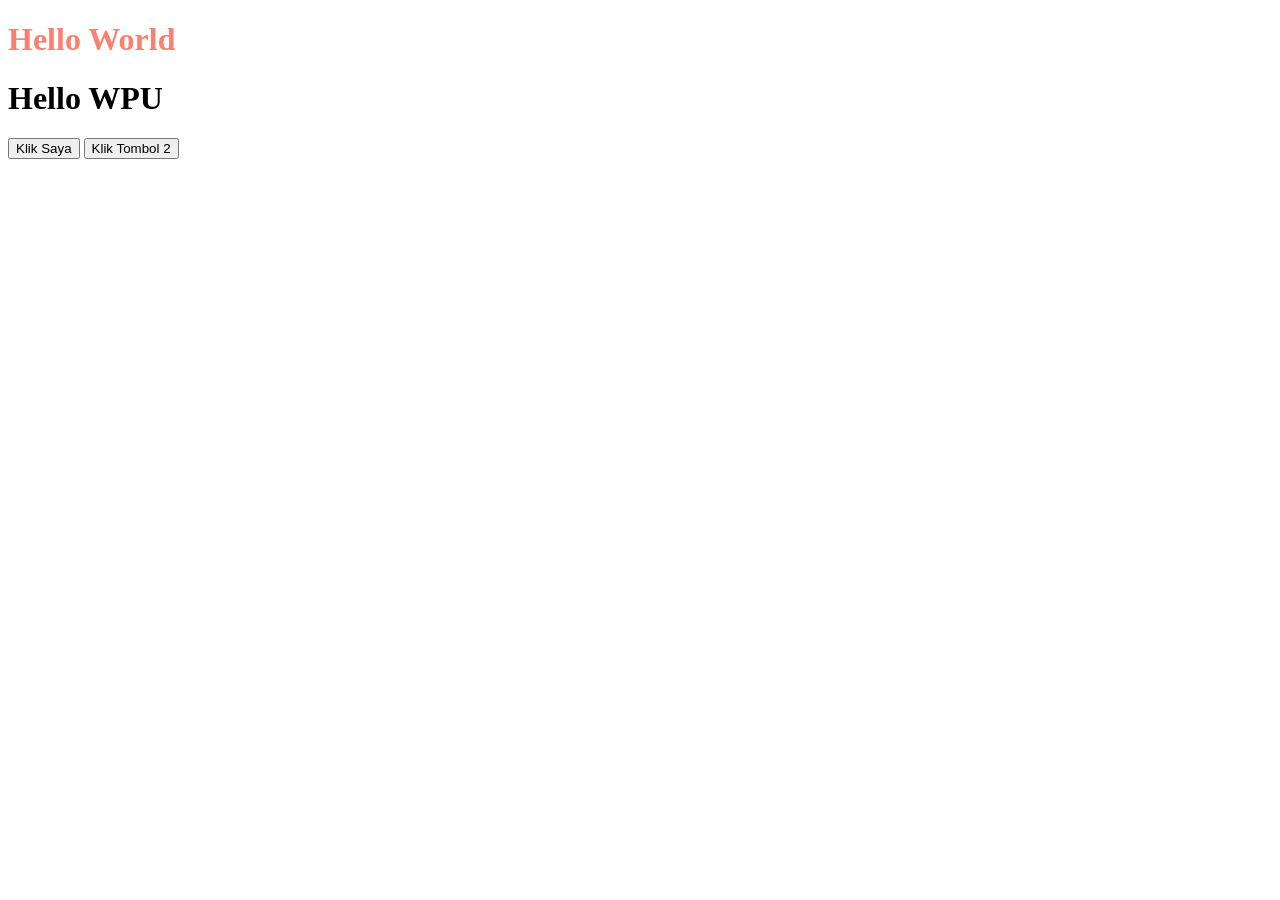
<file: React Bootcamp/Meet 3/5-dom/index.html>
<!DOCTYPE html>
<html lang="en">

<head>
  <meta charset="UTF-8">
  <meta name="viewport" content="width=device-width, initial-scale=1.0">
  <title>DOM</title>
</head>

<body>
  <h1>Hello World</h1>
  <h1>Hello WPU</h1>

  <button onclick="tampilkanPesan()">Klik Saya</button>
  <button id="tombol2">Klik Tombol 2</button>
  <p id="output"></p>

  <script>
    const h1 = document.querySelector('h1');
    h1.style.color = 'salmon';

    const p = document.createElement('p');
    const body = document.querySelector('body');

    body.appendChild(p);

    console.log(h1)
    function tampilkanPesan() {
      document.getElementById('output').textContent = 'Tombol telah diklik!';
    }

    const tombol2 = document.querySelector('#tombol2');
    tombol2.addEventListener('dblclick', function () {
      document.getElementById('output').textContent = 'Tombol 2 telah didouble klik!';
    })

  </script>
</body>

</html>
</file>
<file: Web Dasar/Chapter 12 - Studi Kasus 2/style.css>
@import url('https://fonts.googleapis.com/css2?family=Inter:ital,opsz,wght@0,14..32,100..900;1,14..32,100..900&family=Playfair:ital,opsz,wght@0,5..1200,300..900;1,5..1200,300..900&display=swap');
*{
    margin: 0;
    padding: 0;
    box-sizing: border-box;
    font-size: 100%;
    font-weight: normal;
    vertical-align: baseline;
    background: transparent;
}

body{
    font-family: "Inter",Arial, Helvetica, sans-serif;
    background-color: whitesmoke;
    color: #333;
    line-height: 1.6;
}

h1,h2,h3{
    font-family: "Playfair", serif;
}

header{
    text-align: center;
    padding: 40px 20px;
    background-color: #1a1a1a;
    color: white;
}

header h1{
    font-size: 2.5em;
    margin-bottom: 15px;
}

header .genre-container{
    margin-top: 10px;
}

header .genre-container .genre{
    display: inline-block;
    background-color: #06b6d4;
    padding: 8px 16px;
    margin: 0 5px;
    border-radius: 20px;
    font-size: 0.9em;
}

main {
    width: 900px;
    margin: 0 auto;
    padding: 20px;
}

main .profile-card {
    background-color: white;
    padding: 40px;
    margin: 30px 0;
    border-radius: 12px;
    box-shadow: 0 2px 8px rgb(0 0 0 / 0.1);
    text-align: center;
}

main .profile-card .artist-photo{
    width: 200px;
    height: 200px;
    border-radius: 50%;
    border: 5px solid #06b6d4;
}

main .profile-card .bio{
    max-width: 600px;
    margin: 0 auto;
}

main .profile-card .bio p{
    margin: 20px 0 15px 0;
    text-align: justify;
}

main .profile-card .stats{
    margin-top: 30px;
}

main .profile-card .stats .stat-item{
    display: inline-block;
    padding: 20px;
    width: 150px;
    background-color: #f5f5f5;
    margin: 10px 20px;
    border-radius: 10px;
    border: 2px solid #b9f4ff;
    cursor: default;
}

main .profile-card .stats .stat-item:hover{
    border: 2px solid red;
}

main .profile-card .stats .stat-item .stat-value{
    font-size: 2em;
    font-weight: bold;
    color: #06b6d4;
}

main .profile-card .stats .stat-item:hover .stat-value{
    color: red;
}

main .profile-card .stats .stat-item .stat-label{
    color: #666;
}

main .discography{
    margin: 50px 0;
}

main .discography h2,
main .social-links h2{
    text-align: center;
    font-size: 2.2em;
    margin-bottom: 30px;
}

main .discography .album-list {
    text-align: center;
}

main .discography .album-list .album-card {
    display: inline-block;
    width: 250px;
    margin: 15px;
    background-color: white;
    border-radius: 10px;
    padding: 20px;
    box-shadow: 0 2px 8px rgb(0 0 0 / 0.1);
}

main .discography .album-list .album-card:hover {
    transform: translateY(-10px);
    box-shadow: 0 5px 10px cyan;
    transition: ease 0.3s;
}


main .discography .album-list .album-card img {
    width: 150px;
    height: 150px;
    border-radius: 8px;
    margin-bottom: 10px;
}
main .discography .album-list .album-card h3 {
    font-weight: bold;
}

main .discography .album-list .album-card p {
    font-size: 0.9rem;
    color: #666;   
    margin-bottom: 15px;
}

main .discography .album-list .album-card .btn-listen {
    text-decoration: none;
    background-color: #06b6d4;
    color: white;
    padding: 8px 16px;
    border-radius: 16px;
    font-size: 0.9em;
}

main .discography .album-list .album-card .btn-listen:hover {
    background-color: #1dddff;
    transition: ease 0.3s;
}

main .social-links{
    text-align: center;
    padding: 40px 20px;
    background-color: #f9f8f8;
    border-radius: 12px;
    margin: 30px 0;
}

main .social-links .social-btn {
    display: inline-block;
    background-color: #1a1a1a;
    color: white;
    padding: 15px 30px;
    margin: 10px;
    border-radius: 20px;
    text-decoration: none;
    border: 1px solid #1a1a1a;
}

main .social-links .social-btn:hover {
    transform: translateY(-8px);
    transition: ease 0.2s;
}

main .social-links .social-btn:active {
    box-shadow: -2px -2px 5px white inset;
}

footer{
    text-align: center;
    padding: 30px;
    background-color: #1a1a1a;
    color: white;
}

footer a{
    color: white;
}
</file>
<file: Web Dasar/Chapter 15 - Studi Kasus 2/style.css>
@import url('https://fonts.googleapis.com/css2?family=Inter:ital,opsz,wght@0,14..32,100..900;1,14..32,100..900&family=Poppins:ital,wght@0,100;0,200;0,300;0,400;0,500;0,600;0,700;0,800;0,900;1,100;1,200;1,300;1,400;1,500;1,600;1,700;1,800;1,900&display=swap');

* {
    margin: 0;
    padding: 0;
    box-sizing: border-box;
}

html{
    scroll-behavior: smooth;
}

body{
    font-family: "Inter";
    background-color: #0f172a;
    color: #fff;
    line-height: 1.6;
}

h1, h2, h3, h4{
    color: white;
    font-family: "Poppins";
    
}

section:not(#hero) {
    padding: 60px 0;
    border-bottom: 1px solid #1e293b;
}

section h3, section h2 {
    color: #06b6d4;
    font-size: 2em;
    margin-bottom: 40px;
    text-align: center;
}

header {
    position: sticky;
    top: 0;
    z-index: 100;
    display: flex;
    justify-content: space-between;
    align-items: center;
    background-color: rgba(15, 23, 42, 0.9);
    border-bottom: 2px solid #1e293b;
    padding: 1em 2em;
}

header h1{
    color: #06b6d4;
    font-size: 1.5em;
}

nav ul{
    list-style: none;
    display: flex;
    gap: 20px;
}

nav ul a{
    text-decoration: none;
    color: #f1f5f9;
    font-weight: 500;
}

nav ul a:hover{
    color: yellow;
    border-bottom: 2px solid yellow;
}

main{
    max-width: 1200px;
    margin: 0 auto;
}

#hero{
    text-align: center;
    background-image: linear-gradient(to bottom, #1e293b, #0f172a);
    padding: 100px 20px;
}

#hero h2{
    font-size: 3.5em;
    margin-bottom: 1em;
}

#hero p{
    font-size: 1.2rem;
    max-width: 600px;
    margin: 0 auto 2rem auto;
    color: #cbd5e1;
}

#hero a{
    display: inline-block;
    padding: 12px 30px;
    border-radius: 50px;
    background-color: #06b6d4;
    text-decoration: none;
    font-weight: bold;
    color: #fff;
    box-shadow: 0 0 10px rgba(6, 182, 212, 0.8);
    transition: 0.5s ease-in-out;
}

#hero a:hover{
    cursor: pointer;
    transform: scale(1.2);
    box-shadow: 0 0 20px rgba(6, 182, 212, 0.8);
}

#about p{
    margin-bottom: 1em;
    text-align: justify;
    text-indent: 4em;
}

#lineup ul{
    list-style: none;
    display: flex;
    justify-content: center;
    flex-wrap: wrap;
    gap: 30px;
}

#lineup ul li figure img{
    width: 200px;
    border-radius: 50%;
    outline: 4px solid #06b5d485;
}

#lineup ul li {
    background-color: #1e293b;
    outline: 2px solid #06b5d400;
    padding: 20px;
    border-radius: 12px;
    text-align: center;
    box-shadow: 0 4px 6px -1px rgba(0, 0, 0, 0.6);
    transition: 0.4s ease;

    figure img{
        transition: 0.4s ease;
    }
}

#lineup ul li:hover{
    outline: 2px solid #06b6d4;
    transform: scale(1.1);
    margin: 10px;

    figure img{
        outline: 4px solid #06b5d4;
    }
}

#lineup .artist-card {
    position: relative;
}

#lineup .day-badge{
    display: block;
    font-family: Arial, Helvetica, sans-serif;
    font-weight: 600;
    font-size: larger;
    margin-bottom: 10px;
}

#schedule table{
    width: 100%;
    margin-top: 20px;
    background-color: #1e293b;
    border-radius: 8px;
    overflow: hidden;
    border-collapse: collapse;
}

#schedule th, #schedule td{
    padding: 15px;
    text-align: left;
    border-bottom: #334155;
}

#schedule th {
    color: #0f172a;
    background-color: #06b5d4;
}

#schedule tbody tr:nth-child(even){
    background-color: #263346;
}

#schedule tbody tr:hover{
    background-color: #334155;
}

#tickets form{
    max-width: 500px;
    margin: 0 auto;
    background-color: #1e293b;
    padding: 30px;
    border-radius: 10px;
}

#tickets label{
    display: block;
    margin-bottom: 8px;
    color: #cbd5e1;
}

#tickets input, #tickets select{
    width: 100%;
    padding: 10px;
    margin-bottom: 20px;
    border: 1px solid #475569;
    border-radius: 5px;
    background-color: #1e293b;
    color: white;
}

#tickets input:focus, #tickets select:focus{
    outline: none;
    outline: 2px solid #06b5d4;
}

#tickets button[type="submit"]{
    width: 100%;
    padding: 12px;
    background-color: #06b5d4;
    color: white;
    border: none;
    border-radius: 5px;
    cursor: pointer;
    font-weight: bold;
}

#tickets button[type="submit"]:hover{
    background-color: #0597b1;
}

#gallery img{
    height: 300px;
}

#gallery .gallery-container{
    list-style: none;
    display: grid;
    grid-template-columns: repeat(auto-fit, minmax(300px,1fr));
    gap: 20px;
}

#gallery img{
    width: 100%;
    height: 250px;   
    object-fit: cover;
    border-radius: 10px;
}

footer{
    display: flex;
    flex-direction: column;
    align-items: center;
    gap: 20px;
    text-align: center;
    padding: 48px 20px;
    border-top: 1px solid #06b5d466;
    background: linear-gradient(to bottom, #162238, #0f172a);
    color: #cbd5e1;
    font-size: 0.875rem;
}

footer p{
    max-width: 100%;
    overflow-wrap: anywhere;
}

footer ul{
    display: flex;
    justify-content: center;
    flex-wrap: wrap;
    gap: 12px;
    list-style: none;
}

footer ul li{
    padding: 8px 18px;
    border: 1px solid #334155;
    border-radius: 50px;
    background-color: #1e293b;
    color: #67e8f9;
    font-weight: 500;
}

footer p:last-child{
    color: #94a3b8;
}

footer a{
    color: #67e8f9;
    text-decoration: none;
}

footer a:hover{
    text-decoration: underline;
    text-underline-offset: 4px;
}

footer a:focus-visible{
    outline: 2px solid #67e8f9;
    outline-offset: 4px;
    border-radius: 3px;
}

.floating-ticket-btn{
    background-color: #008080;
    position: fixed;
    color: white;
    text-decoration: none;
    padding: 10px 20px;
    border-radius: 30px;
    bottom: 30px;
    right: 30px;
}

.floating-ticket-btn:hover{
    background-color: #008080c7;
}
</file>
